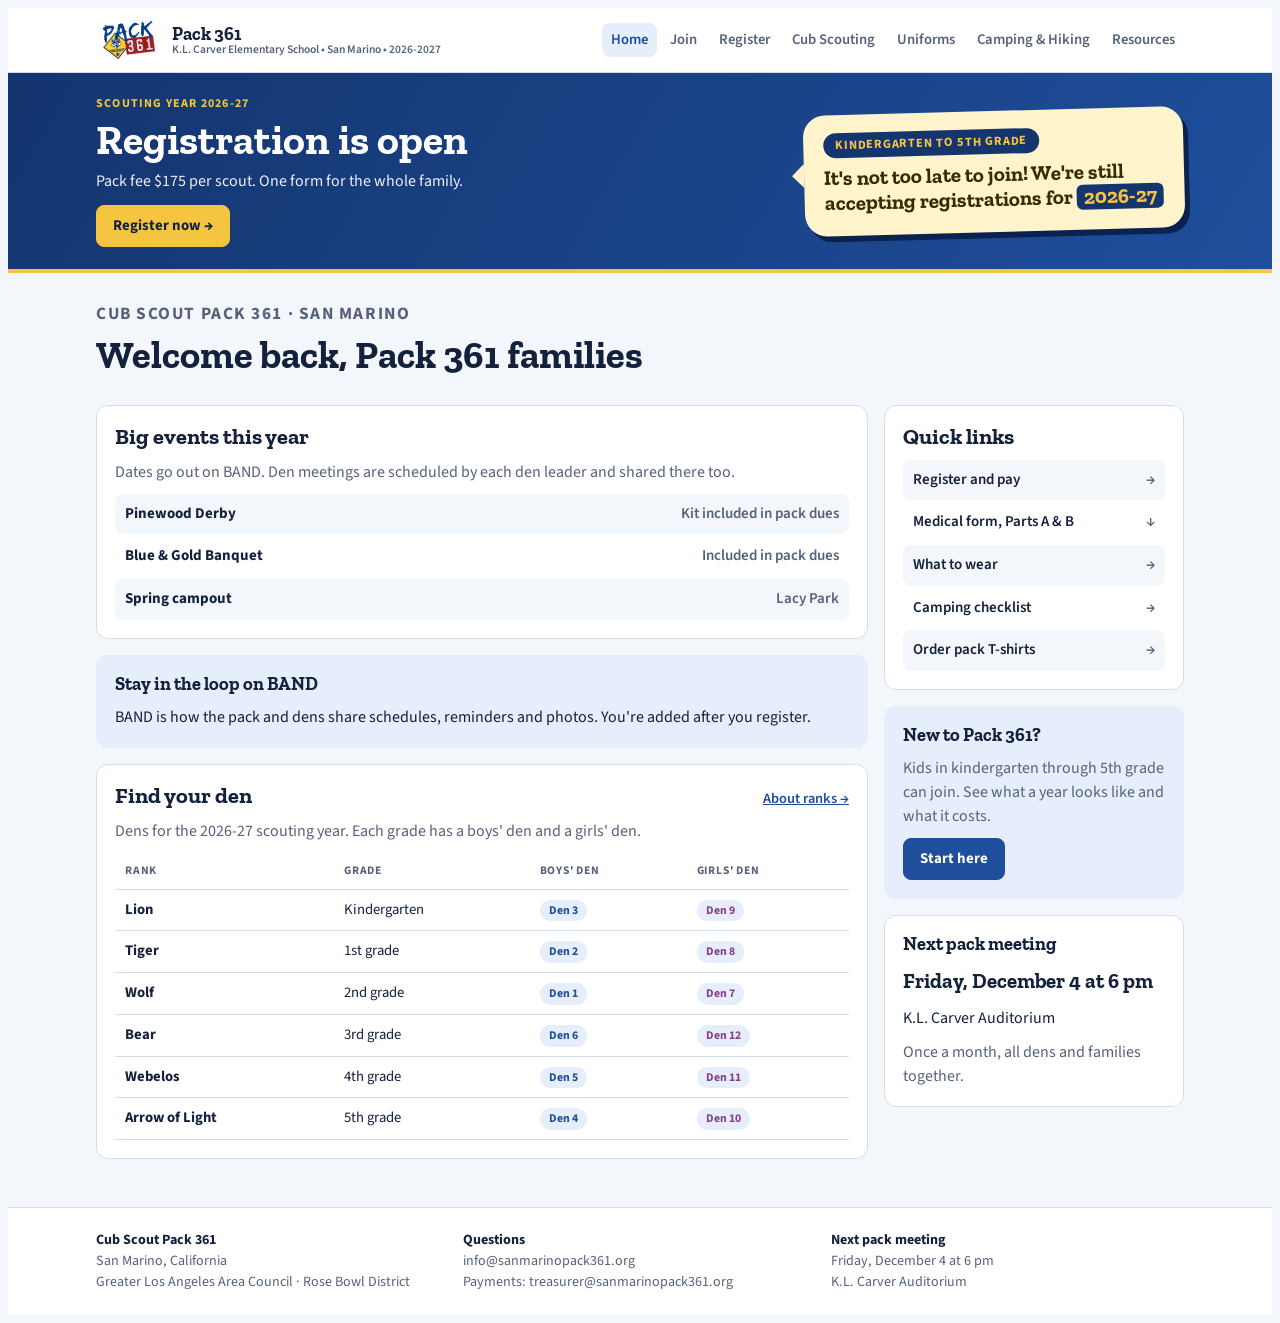
<file: index.html>
<!doctype html>
<html lang="en">
<head>
<meta charset="utf-8">
<meta name="viewport" content="width=device-width, initial-scale=1">
<title>Pack 361 · Cub Scouts in San Marino</title>
<meta name="description" content="Cub Scout Pack 361 in San Marino, California: news, dens and quick links for families.">
<link rel="icon" href="/assets/logo.png">
<link rel="preconnect" href="https://fonts.googleapis.com">
<link rel="preconnect" href="https://fonts.gstatic.com" crossorigin>
<link rel="stylesheet" href="https://fonts.googleapis.com/css2?family=Zilla+Slab:wght@600;700&family=Source+Sans+3:wght@400;600;700&display=swap">
<link rel="stylesheet" href="/assets/site.css">
</head>
<body>
<header class="nav"><div class="wrap">
  <a class="brand" href="/"><img src="/assets/logo.png" alt="Pack 361 logo" width="64" height="44"><span>Pack 361<small data-school>K.L. Carver Elementary School • San Marino • 2026-2027</small></span></a>
  <button class="menu-btn" id="menuBtn" aria-expanded="false" aria-controls="links">Menu</button>
  <nav class="links" id="links" aria-label="Site"><a href="/" aria-current="page">Home</a><a href="/join-us/">Join</a><a href="/registration/">Register</a><a href="/cub-scouting/">Cub Scouting</a><a href="/uniforms/">Uniforms</a><a href="/camping-hiking/">Camping &amp; Hiking</a><a href="/pack-resources/">Resources</a></nav>
</div></header>
<section class="announce" aria-label="Registration announcement"><div class="wrap">
  <div class="a-main"><p class="a-eyebrow">Scouting year 2026-27</p><p class="a-title">Registration is open</p><p class="a-sub">Pack fee $175 per scout. One form for the whole family.</p><a class="btn a-btn" href="/registration/">Register now →</a></div>
  <div class="bubble" role="note"><span class="b-tag">Kindergarten to 5th grade</span><p class="b-text">It's not too late to join! We're still accepting registrations for <span class="pop-date">2026-27</span></p></div>
</div></section>
<main class="wrap" id="page">
 <div class="head"><p class="eyebrow">Cub Scout Pack 361 · San Marino</p><h1>Welcome back, Pack 361 families</h1></div>
 <div class="grid side">
  <div class="grid">
   <div class="panel"><h2>Big events this year</h2><p class="muted">Dates go out on BAND. Den meetings are scheduled by each den leader and shared there too.</p>
    <div class="ql" data-events=""><a><b>Pinewood Derby</b><span>Kit included in pack dues</span></a><a><b>Blue &amp; Gold Banquet</b><span>Included in pack dues</span></a><a><b>Spring campout</b><span>Lacy Park</span></a></div></div>
   <div class="panel soft"><h3>Stay in the loop on BAND</h3><p>BAND is how the pack and dens share schedules, reminders and photos. You're added after you register.</p></div>
   <div class="panel"><div class="hrow"><h2>Find your den</h2><a href="/cub-scouting/">About ranks →</a></div><p class="muted">Dens for the <span data-s="scoutingYear">2026-27</span> scouting year. Each grade has a boys' den and a girls' den.</p><div data-dens=""><div class="tw"><table class="t"><thead><tr><th>Rank</th><th>Grade</th><th>Boys' den</th><th>Girls' den</th></tr></thead><tbody><tr><td><b>Lion</b></td><td>Kindergarten</td><td><span class="pill b">Den 3</span></td><td><span class="pill g">Den 9</span></td></tr><tr><td><b>Tiger</b></td><td>1st grade</td><td><span class="pill b">Den 2</span></td><td><span class="pill g">Den 8</span></td></tr><tr><td><b>Wolf</b></td><td>2nd grade</td><td><span class="pill b">Den 1</span></td><td><span class="pill g">Den 7</span></td></tr><tr><td><b>Bear</b></td><td>3rd grade</td><td><span class="pill b">Den 6</span></td><td><span class="pill g">Den 12</span></td></tr><tr><td><b>Webelos</b></td><td>4th grade</td><td><span class="pill b">Den 5</span></td><td><span class="pill g">Den 11</span></td></tr><tr><td><b>Arrow of Light</b></td><td>5th grade</td><td><span class="pill b">Den 4</span></td><td><span class="pill g">Den 10</span></td></tr></tbody></table></div></div></div>
  </div>
  <div class="grid">
   <div class="panel"><h2>Quick links</h2><div class="ql">
    <a href="/registration/">Register and pay <span>→</span></a>
    <a href="https://drive.google.com/uc?export=download&amp;id=1L9LT3yeK6YzK1gKvsq-umkNzHRT5fkIZ" data-href="medicalFormUrl" target="_blank" rel="noopener">Medical form, Parts A &amp; B <span>↓</span></a>
    <a href="/uniforms/">What to wear <span>→</span></a>
    <a href="/camping-hiking/">Camping checklist <span>→</span></a>
    <a href="/t-shirts/" data-href="shirtFormUrl">Order pack T-shirts <span>→</span></a></div></div>
   <div class="panel soft"><h3>New to Pack 361?</h3><p class="muted">Kids in kindergarten through 5th grade can join. See what a year looks like and what it costs.</p><a class="btn" href="/join-us/">Start here</a></div>
   <div class="panel"><h3>Next pack meeting</h3><p class="nextmtg"><span data-s="meetingWhen">Friday, December 4 at 6 pm</span></p><p><span data-s="meetingWhere">K.L. Carver Auditorium</span></p><p class="muted">Once a month, all dens and families together.</p></div>
  </div>
 </div>
</main>
<footer class="site"><div class="wrap">
  <div><b>Cub Scout Pack 361</b><br>San Marino, California<br>Greater Los Angeles Area Council · Rose Bowl District</div>
  <div><b>Questions</b><br>info@sanmarinopack361.org<br>Payments: treasurer@sanmarinopack361.org</div>
  <div><b>Next pack meeting</b><br><span data-s="meetingWhen">Friday, December 4 at 6 pm</span><br><span data-s="meetingWhere">K.L. Carver Auditorium</span></div>
</div></footer>
<script src="/assets/settings.js"></script>
<script src="/assets/site.js"></script>
</body>
</html>
</file>
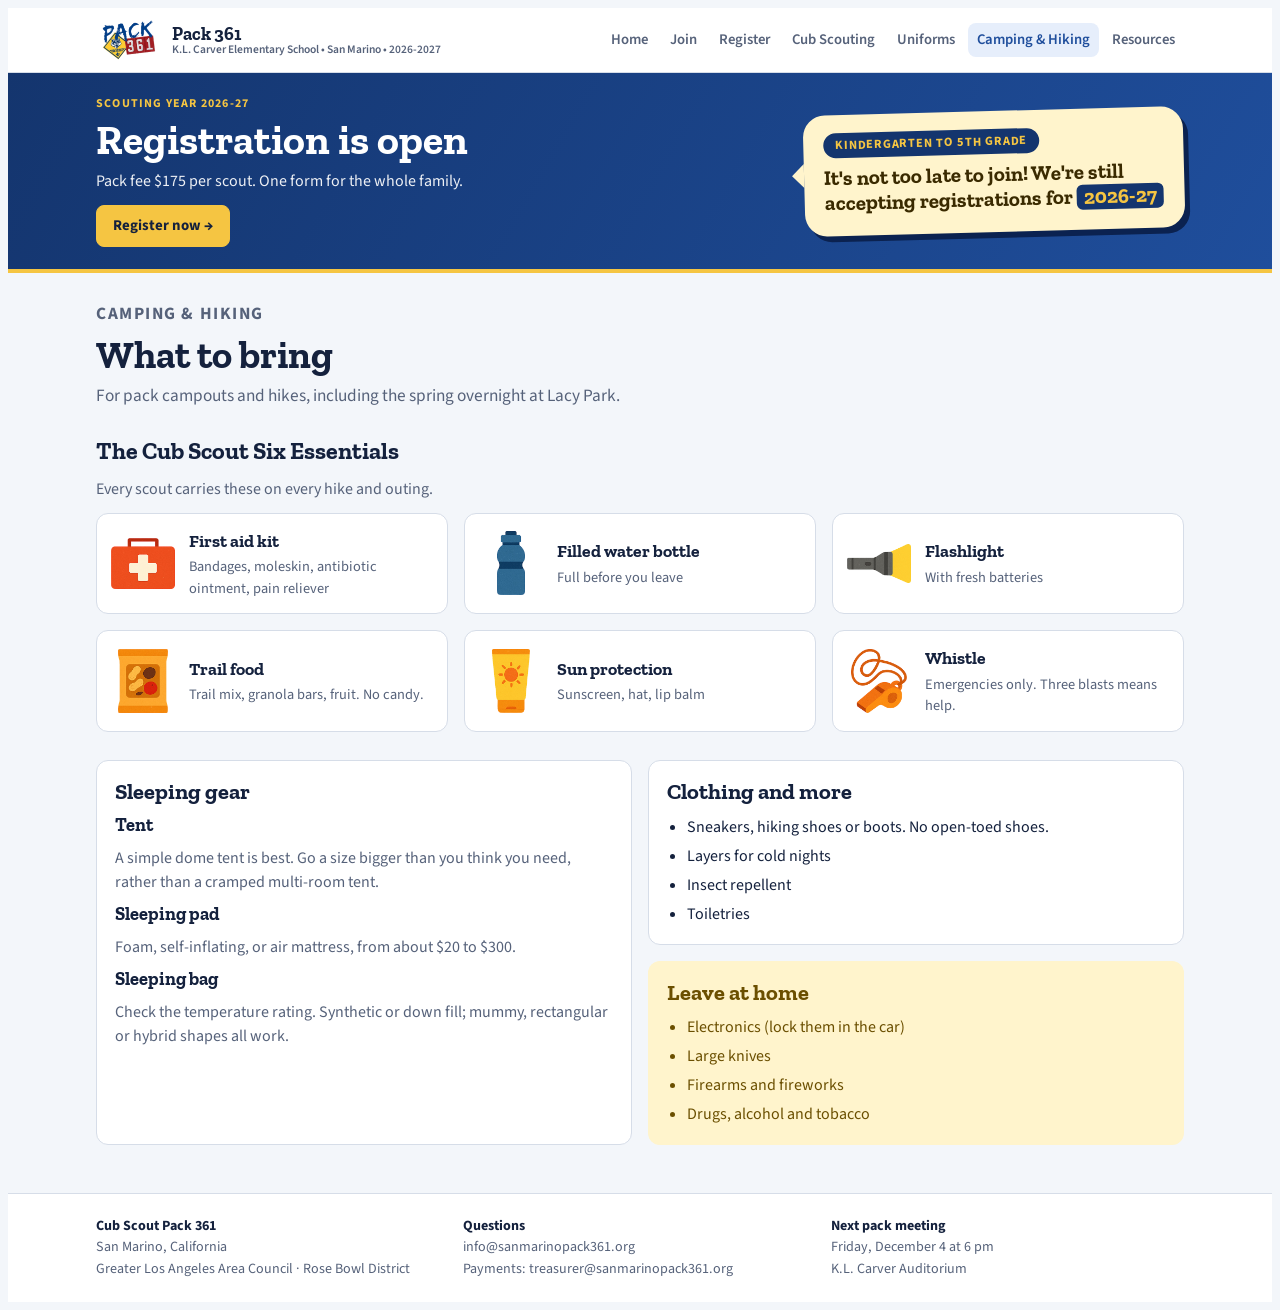
<file: camping-hiking/index.html>
<!doctype html>
<html lang="en">
<head>
<meta charset="utf-8">
<meta name="viewport" content="width=device-width, initial-scale=1">
<title>Camping & Hiking · Pack 361</title>
<meta name="description" content="What to bring on Pack 361 campouts and hikes.">
<link rel="icon" href="/assets/logo.png">
<link rel="preconnect" href="https://fonts.googleapis.com">
<link rel="preconnect" href="https://fonts.gstatic.com" crossorigin>
<link rel="stylesheet" href="https://fonts.googleapis.com/css2?family=Zilla+Slab:wght@600;700&family=Source+Sans+3:wght@400;600;700&display=swap">
<link rel="stylesheet" href="/assets/site.css">
</head>
<body>
<header class="nav"><div class="wrap">
  <a class="brand" href="/"><img src="/assets/logo.png" alt="Pack 361 logo" width="64" height="44"><span>Pack 361<small data-school>K.L. Carver Elementary School • San Marino • 2026-2027</small></span></a>
  <button class="menu-btn" id="menuBtn" aria-expanded="false" aria-controls="links">Menu</button>
  <nav class="links" id="links" aria-label="Site"><a href="/">Home</a><a href="/join-us/">Join</a><a href="/registration/">Register</a><a href="/cub-scouting/">Cub Scouting</a><a href="/uniforms/">Uniforms</a><a href="/camping-hiking/" aria-current="page">Camping &amp; Hiking</a><a href="/pack-resources/">Resources</a></nav>
</div></header>
<section class="announce" aria-label="Registration announcement"><div class="wrap">
  <div class="a-main"><p class="a-eyebrow">Scouting year 2026-27</p><p class="a-title">Registration is open</p><p class="a-sub">Pack fee $175 per scout. One form for the whole family.</p><a class="btn a-btn" href="/registration/">Register now →</a></div>
  <div class="bubble" role="note"><span class="b-tag">Kindergarten to 5th grade</span><p class="b-text">It's not too late to join! We're still accepting registrations for <span class="pop-date">2026-27</span></p></div>
</div></section>
<main class="wrap" id="page">
 <div class="head"><p class="eyebrow">Camping &amp; Hiking</p><h1>What to bring</h1><p>For pack campouts and hikes, including the spring overnight at Lacy Park.</p></div>
 
 <div class="grid" style="gap:12px"><h2>The Cub Scout Six Essentials</h2><p class="muted">Every scout carries these on every hike and outing.</p>
  <div class="grid ess-grid">
   <div class="ess"><img src="/assets/img/essentials/first-aid.png" alt="" width="64" height="64"><div><b>First aid kit</b><p>Bandages, moleskin, antibiotic ointment, pain reliever</p></div></div>
   <div class="ess"><img src="/assets/img/essentials/water.png" alt="" width="64" height="64"><div><b>Filled water bottle</b><p>Full before you leave</p></div></div>
   <div class="ess"><img src="/assets/img/essentials/flashlight.png" alt="" width="64" height="64"><div><b>Flashlight</b><p>With fresh batteries</p></div></div>
   <div class="ess"><img src="/assets/img/essentials/trail-food.png" alt="" width="64" height="64"><div><b>Trail food</b><p>Trail mix, granola bars, fruit. No candy.</p></div></div>
   <div class="ess"><img src="/assets/img/essentials/sun.png" alt="" width="64" height="64"><div><b>Sun protection</b><p>Sunscreen, hat, lip balm</p></div></div>
   <div class="ess"><img src="/assets/img/essentials/whistle.png" alt="" width="64" height="64"><div><b>Whistle</b><p>Emergencies only. Three blasts means help.</p></div></div>
  </div></div>
 <div class="grid g2">
  <div class="panel"><h2>Sleeping gear</h2>
   <h3>Tent</h3><p class="muted">A simple dome tent is best. Go a size bigger than you think you need, rather than a cramped multi-room tent.</p>
   <h3>Sleeping pad</h3><p class="muted">Foam, self-inflating, or air mattress, from about $20 to $300.</p>
   <h3>Sleeping bag</h3><p class="muted">Check the temperature rating. Synthetic or down fill; mummy, rectangular or hybrid shapes all work.</p></div>
  <div class="grid">
   <div class="panel"><h2>Clothing and more</h2><ul><li>Sneakers, hiking shoes or boots. No open-toed shoes.</li><li>Layers for cold nights</li><li>Insect repellent</li><li>Toiletries</li></ul></div>
   <div class="panel gold"><h2>Leave at home</h2><ul><li>Electronics (lock them in the car)</li><li>Large knives</li><li>Firearms and fireworks</li><li>Drugs, alcohol and tobacco</li></ul></div>
  </div>
 </div>
</main>
<footer class="site"><div class="wrap">
  <div><b>Cub Scout Pack 361</b><br>San Marino, California<br>Greater Los Angeles Area Council · Rose Bowl District</div>
  <div><b>Questions</b><br>info@sanmarinopack361.org<br>Payments: treasurer@sanmarinopack361.org</div>
  <div><b>Next pack meeting</b><br><span data-s="meetingWhen">Friday, December 4 at 6 pm</span><br><span data-s="meetingWhere">K.L. Carver Auditorium</span></div>
</div></footer>
<script src="/assets/settings.js"></script>
<script src="/assets/site.js"></script>
</body>
</html>
</file>
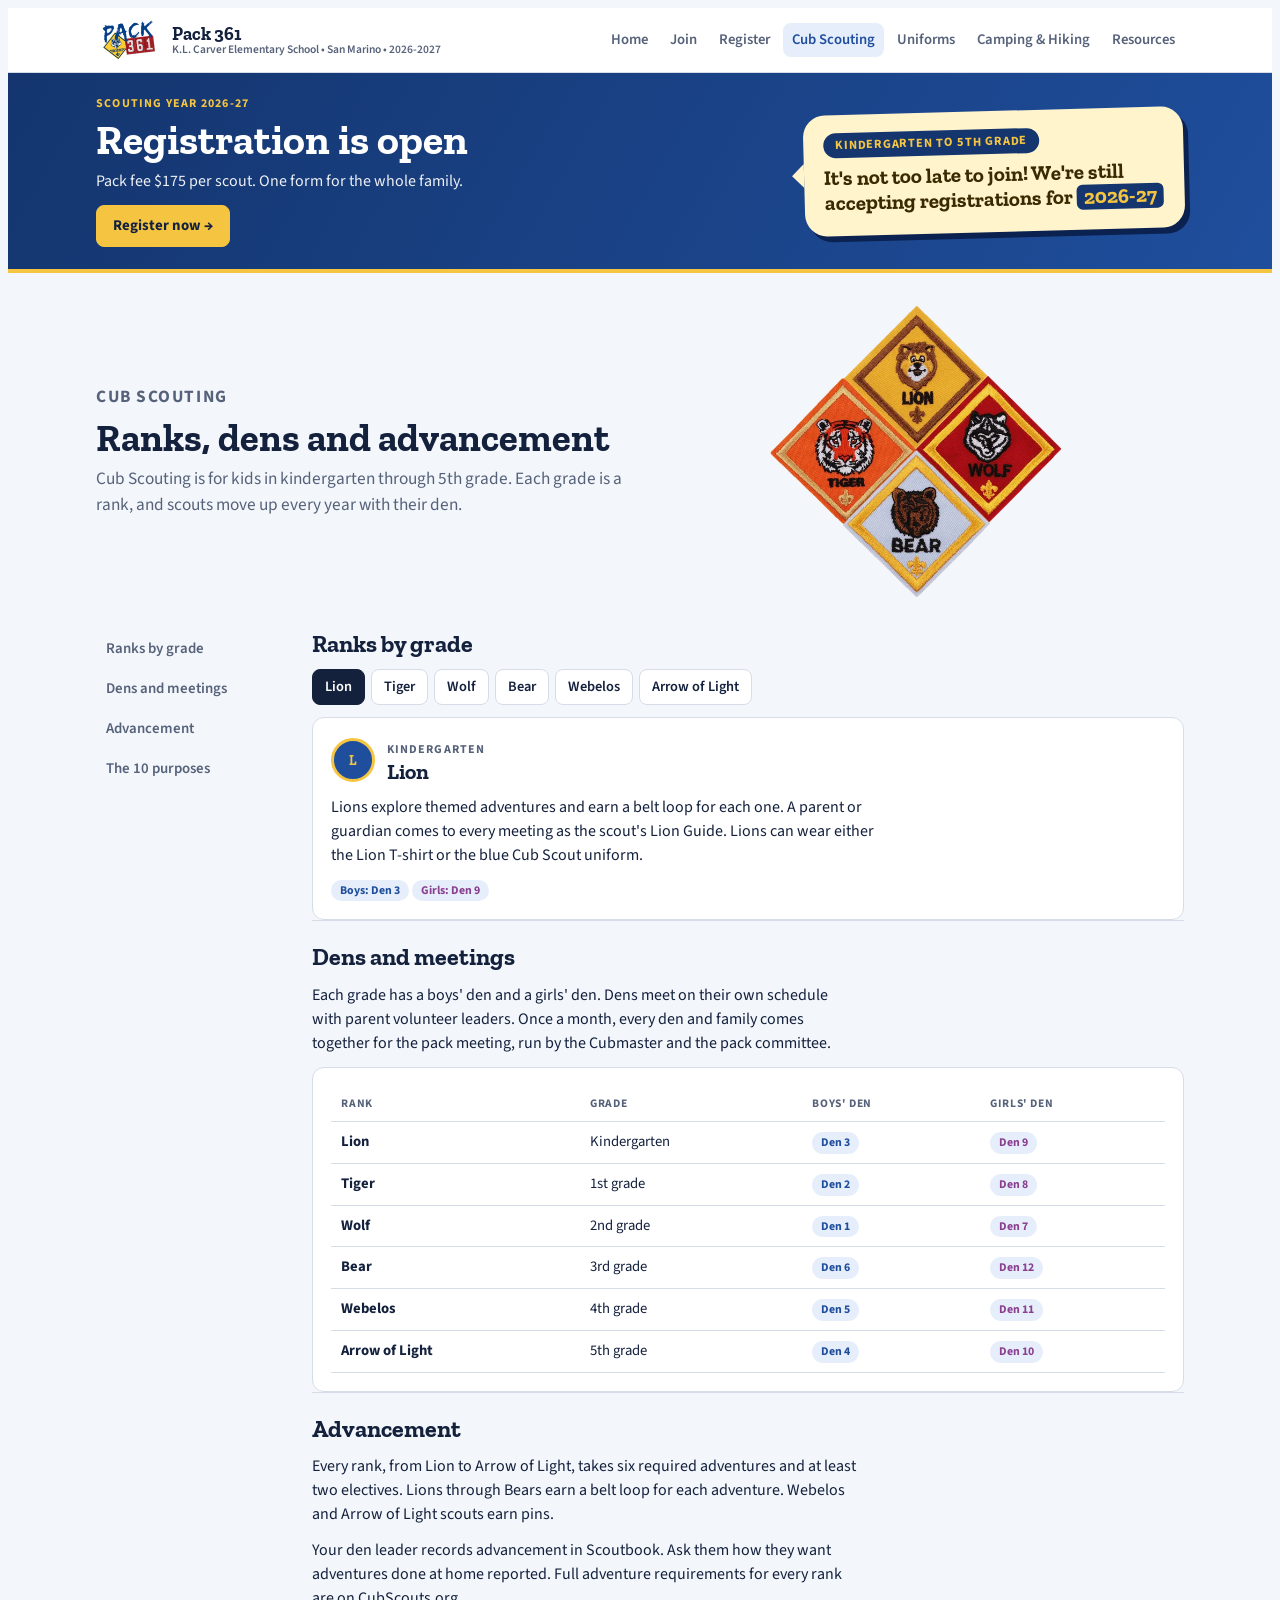
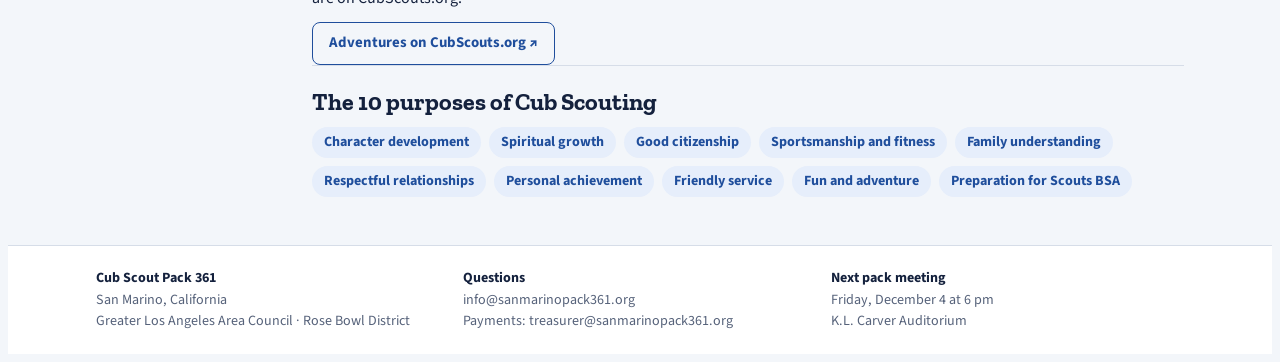
<file: cub-scouting/index.html>
<!doctype html>
<html lang="en">
<head>
<meta charset="utf-8">
<meta name="viewport" content="width=device-width, initial-scale=1">
<title>Cub Scouting · Pack 361</title>
<meta name="description" content="Cub Scout ranks, dens and advancement at Pack 361.">
<link rel="icon" href="/assets/logo.png">
<link rel="preconnect" href="https://fonts.googleapis.com">
<link rel="preconnect" href="https://fonts.gstatic.com" crossorigin>
<link rel="stylesheet" href="https://fonts.googleapis.com/css2?family=Zilla+Slab:wght@600;700&family=Source+Sans+3:wght@400;600;700&display=swap">
<link rel="stylesheet" href="/assets/site.css">
</head>
<body>
<header class="nav"><div class="wrap">
  <a class="brand" href="/"><img src="/assets/logo.png" alt="Pack 361 logo" width="64" height="44"><span>Pack 361<small data-school>K.L. Carver Elementary School • San Marino • 2026-2027</small></span></a>
  <button class="menu-btn" id="menuBtn" aria-expanded="false" aria-controls="links">Menu</button>
  <nav class="links" id="links" aria-label="Site"><a href="/">Home</a><a href="/join-us/">Join</a><a href="/registration/">Register</a><a href="/cub-scouting/" aria-current="page">Cub Scouting</a><a href="/uniforms/">Uniforms</a><a href="/camping-hiking/">Camping &amp; Hiking</a><a href="/pack-resources/">Resources</a></nav>
</div></header>
<section class="announce" aria-label="Registration announcement"><div class="wrap">
  <div class="a-main"><p class="a-eyebrow">Scouting year 2026-27</p><p class="a-title">Registration is open</p><p class="a-sub">Pack fee $175 per scout. One form for the whole family.</p><a class="btn a-btn" href="/registration/">Register now →</a></div>
  <div class="bubble" role="note"><span class="b-tag">Kindergarten to 5th grade</span><p class="b-text">It's not too late to join! We're still accepting registrations for <span class="pop-date">2026-27</span></p></div>
</div></section>
<main class="wrap" id="page">
 <div class="grid g2" style="align-items:center"><div class="head"><p class="eyebrow">Cub Scouting</p><h1>Ranks, dens and advancement</h1><p>Cub Scouting is for kids in kindergarten through 5th grade. Each grade is a rank, and scouts move up every year with their den.</p></div>
  <img src="/assets/img/rank-badges.webp" alt="Lion, Tiger, Wolf and Bear rank badges" style="display:block;width:100%;max-width:300px;height:auto;margin-inline:auto"></div>
 <div class="grid sub">
  <nav class="subnav" aria-label="On this page"><a href="#ranks">Ranks by grade</a><a href="#dens">Dens and meetings</a><a href="#adv">Advancement</a><a href="#purposes">The 10 purposes</a></nav>
  <div class="grid" style="gap:0">
   <section class="sec" id="ranks"><h2>Ranks by grade</h2><div class="chips" id="rchips"><button aria-pressed="true" data-rk="0">Lion</button><button aria-pressed="false" data-rk="1">Tiger</button><button aria-pressed="false" data-rk="2">Wolf</button><button aria-pressed="false" data-rk="3">Bear</button><button aria-pressed="false" data-rk="4">Webelos</button><button aria-pressed="false" data-rk="5">Arrow of Light</button></div><div class="panel" id="rdetail"></div></section>
   <section class="sec" id="dens"><h2>Dens and meetings</h2>
    <p>Each grade has a boys' den and a girls' den. Dens meet on their own schedule with parent volunteer leaders. Once a month, every den and family comes together for the pack meeting, run by the Cubmaster and the pack committee.</p>
    <div class="panel"><div data-dens=""><div class="tw"><table class="t"><thead><tr><th>Rank</th><th>Grade</th><th>Boys' den</th><th>Girls' den</th></tr></thead><tbody><tr><td><b>Lion</b></td><td>Kindergarten</td><td><span class="pill b">Den 3</span></td><td><span class="pill g">Den 9</span></td></tr><tr><td><b>Tiger</b></td><td>1st grade</td><td><span class="pill b">Den 2</span></td><td><span class="pill g">Den 8</span></td></tr><tr><td><b>Wolf</b></td><td>2nd grade</td><td><span class="pill b">Den 1</span></td><td><span class="pill g">Den 7</span></td></tr><tr><td><b>Bear</b></td><td>3rd grade</td><td><span class="pill b">Den 6</span></td><td><span class="pill g">Den 12</span></td></tr><tr><td><b>Webelos</b></td><td>4th grade</td><td><span class="pill b">Den 5</span></td><td><span class="pill g">Den 11</span></td></tr><tr><td><b>Arrow of Light</b></td><td>5th grade</td><td><span class="pill b">Den 4</span></td><td><span class="pill g">Den 10</span></td></tr></tbody></table></div></div></div></section>
   <section class="sec" id="adv"><h2>Advancement</h2>
    <p>Every rank, from Lion to Arrow of Light, takes six required adventures and at least two electives. Lions through Bears earn a belt loop for each adventure. Webelos and Arrow of Light scouts earn pins.</p>
    <p>Your den leader records advancement in Scoutbook. Ask them how they want adventures done at home reported. Full adventure requirements for every rank are on CubScouts.org.</p>
    <a class="btn ghost" href="https://www.cubscouts.org" target="_blank" rel="noopener">Adventures on CubScouts.org ↗</a></section>
   <section class="sec" id="purposes"><h2>The 10 purposes of Cub Scouting</h2>
    <div class="chips" style="gap:8px"><span class="pill b" style="font-size:.88rem;padding:5px 12px">Character development</span><span class="pill b" style="font-size:.88rem;padding:5px 12px">Spiritual growth</span><span class="pill b" style="font-size:.88rem;padding:5px 12px">Good citizenship</span><span class="pill b" style="font-size:.88rem;padding:5px 12px">Sportsmanship and fitness</span><span class="pill b" style="font-size:.88rem;padding:5px 12px">Family understanding</span><span class="pill b" style="font-size:.88rem;padding:5px 12px">Respectful relationships</span><span class="pill b" style="font-size:.88rem;padding:5px 12px">Personal achievement</span><span class="pill b" style="font-size:.88rem;padding:5px 12px">Friendly service</span><span class="pill b" style="font-size:.88rem;padding:5px 12px">Fun and adventure</span><span class="pill b" style="font-size:.88rem;padding:5px 12px">Preparation for Scouts BSA</span></div></section>
  </div>
 </div>
</main>
<footer class="site"><div class="wrap">
  <div><b>Cub Scout Pack 361</b><br>San Marino, California<br>Greater Los Angeles Area Council · Rose Bowl District</div>
  <div><b>Questions</b><br>info@sanmarinopack361.org<br>Payments: treasurer@sanmarinopack361.org</div>
  <div><b>Next pack meeting</b><br><span data-s="meetingWhen">Friday, December 4 at 6 pm</span><br><span data-s="meetingWhere">K.L. Carver Auditorium</span></div>
</div></footer>
<script src="/assets/settings.js"></script>
<script src="/assets/site.js"></script>
</body>
</html>
</file>
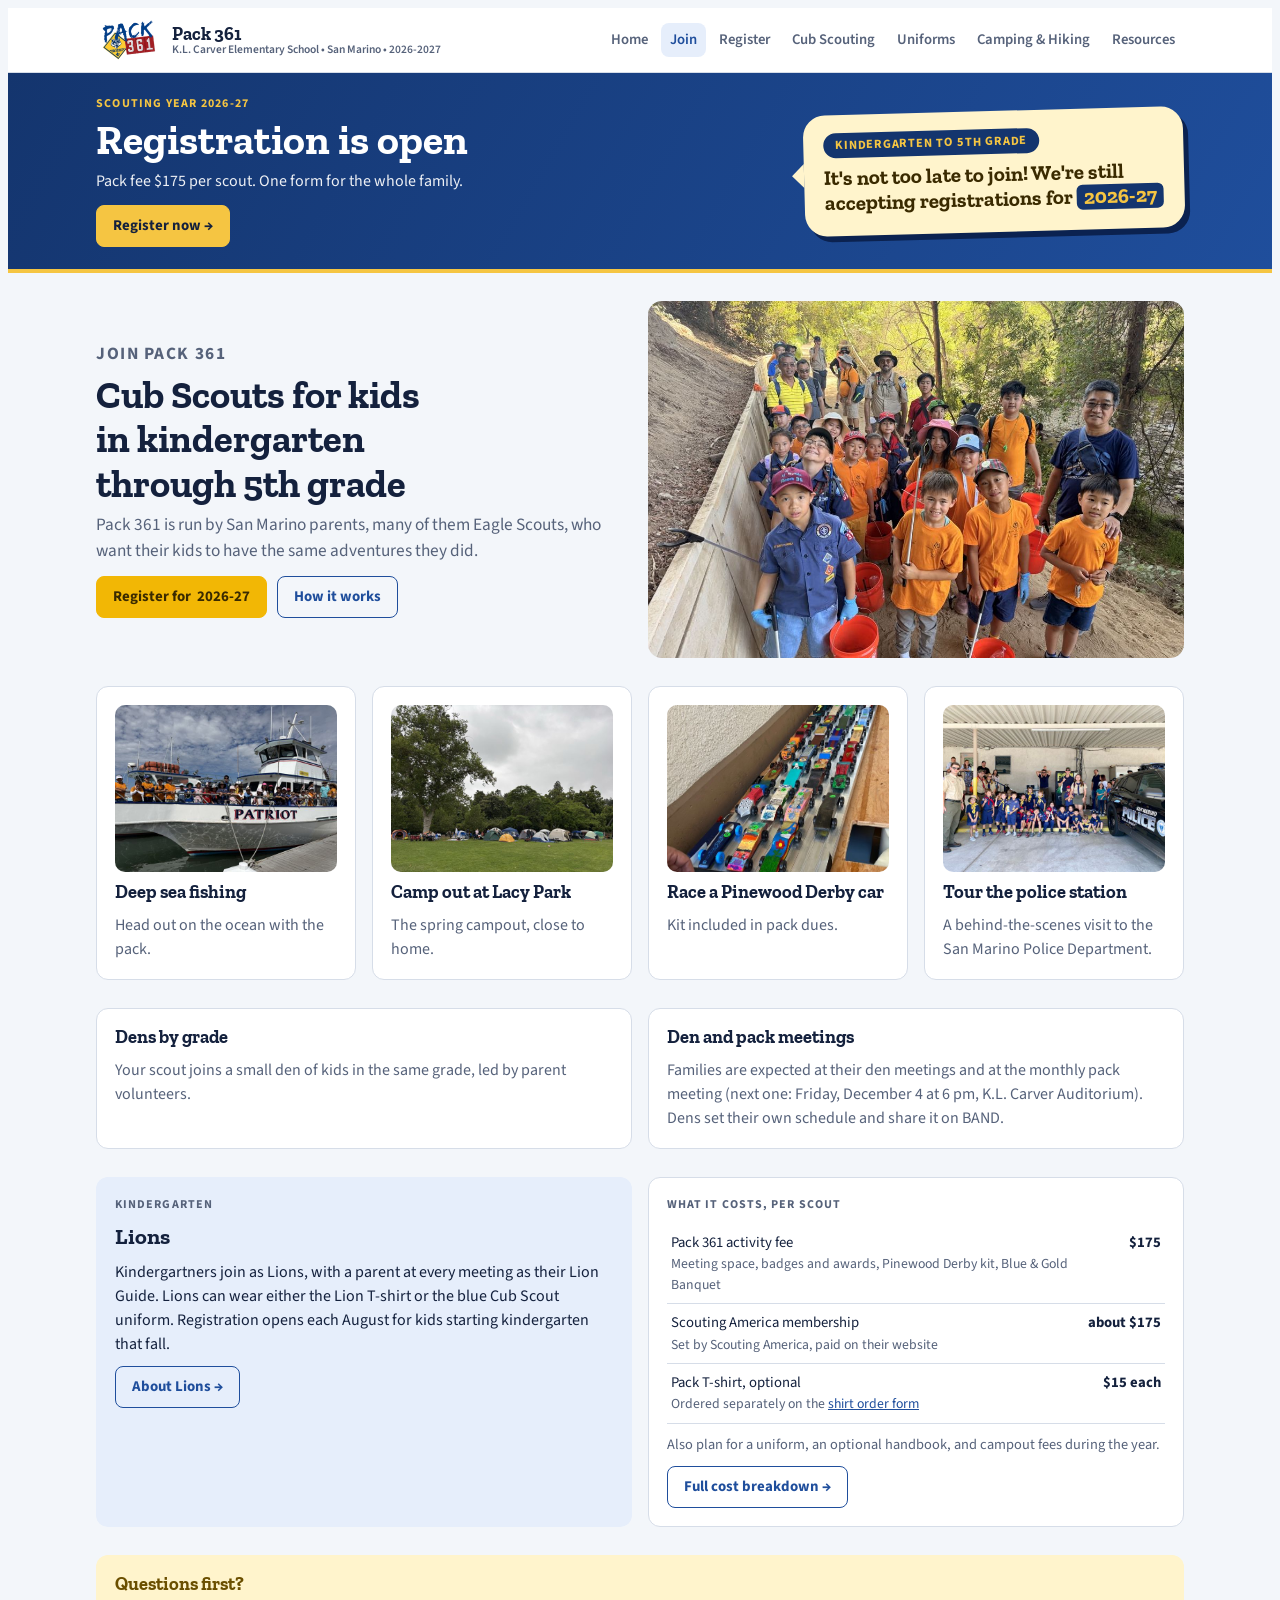
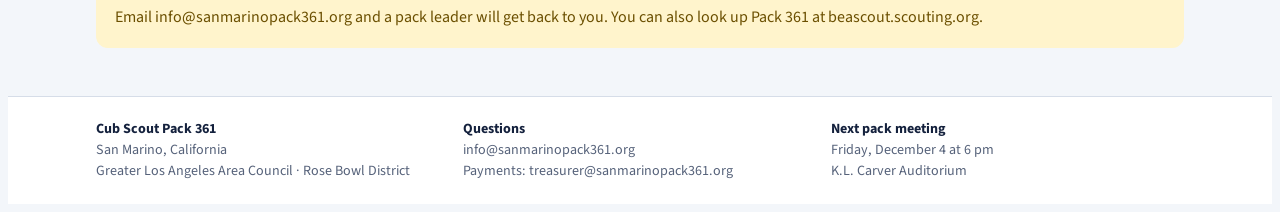
<file: join-us/index.html>
<!doctype html>
<html lang="en">
<head>
<meta charset="utf-8">
<meta name="viewport" content="width=device-width, initial-scale=1">
<title>Join · Pack 361</title>
<meta name="description" content="Join Cub Scout Pack 361 in San Marino. Cub Scouts for kids in kindergarten through 5th grade.">
<link rel="icon" href="/assets/logo.png">
<link rel="preconnect" href="https://fonts.googleapis.com">
<link rel="preconnect" href="https://fonts.gstatic.com" crossorigin>
<link rel="stylesheet" href="https://fonts.googleapis.com/css2?family=Zilla+Slab:wght@600;700&family=Source+Sans+3:wght@400;600;700&display=swap">
<link rel="stylesheet" href="/assets/site.css">
</head>
<body>
<header class="nav"><div class="wrap">
  <a class="brand" href="/"><img src="/assets/logo.png" alt="Pack 361 logo" width="64" height="44"><span>Pack 361<small data-school>K.L. Carver Elementary School • San Marino • 2026-2027</small></span></a>
  <button class="menu-btn" id="menuBtn" aria-expanded="false" aria-controls="links">Menu</button>
  <nav class="links" id="links" aria-label="Site"><a href="/">Home</a><a href="/join-us/" aria-current="page">Join</a><a href="/registration/">Register</a><a href="/cub-scouting/">Cub Scouting</a><a href="/uniforms/">Uniforms</a><a href="/camping-hiking/">Camping &amp; Hiking</a><a href="/pack-resources/">Resources</a></nav>
</div></header>
<section class="announce" aria-label="Registration announcement"><div class="wrap">
  <div class="a-main"><p class="a-eyebrow">Scouting year 2026-27</p><p class="a-title">Registration is open</p><p class="a-sub">Pack fee $175 per scout. One form for the whole family.</p><a class="btn a-btn" href="/registration/">Register now →</a></div>
  <div class="bubble" role="note"><span class="b-tag">Kindergarten to 5th grade</span><p class="b-text">It's not too late to join! We're still accepting registrations for <span class="pop-date">2026-27</span></p></div>
</div></section>
<main class="wrap" id="page">
 <div class="grid g2" style="align-items:center">
  <div class="head"><p class="eyebrow">Join Pack 361</p><h1>Cub Scouts for kids in kindergarten through 5th grade</h1><p>Pack 361 is run by San Marino parents, many of them Eagle Scouts, who want their kids to have the same adventures they did.</p><div class="btns" style="margin-top:6px"><a class="btn gold" href="/registration/">Register for <span data-s="scoutingYear">2026-27</span></a><a class="btn ghost" href="/cub-scouting/">How it works</a></div></div>
  <img class="pic hero-pic" src="/assets/img/join-hero.jpg" alt="Pack 361 scouts and parents on a trail cleanup with buckets and grabbers">
 </div>
 <div class="grid g4">
  <div class="panel"><img class="pic" src="/assets/img/deep-sea-fishing.jpg" alt="The pack boarding a deep sea fishing boat"><h3>Deep sea fishing</h3><p class="muted">Head out on the ocean with the pack.</p></div>
  <div class="panel"><img class="pic" src="/assets/img/lacy-park.jpg" alt="Tents on the lawn at the Lacy Park campout"><h3>Camp out at Lacy Park</h3><p class="muted">The spring campout, close to home.</p></div>
  <div class="panel"><img class="pic" src="/assets/img/pinewood-derby.jpg" alt="Pinewood Derby cars lined up on the track"><h3>Race a Pinewood Derby car</h3><p class="muted">Kit included in pack dues.</p></div>
  <div class="panel"><img class="pic" src="/assets/img/police-station.jpg" alt="Cub Scouts at the San Marino Police Department"><h3>Tour the police station</h3><p class="muted">A behind-the-scenes visit to the San Marino Police Department.</p></div>
 </div>
 <div class="grid g2">
  <div class="panel"><h3>Dens by grade</h3><p class="muted">Your scout joins a small den of kids in the same grade, led by parent volunteers.</p></div>
  <div class="panel"><h3>Den and pack meetings</h3><p class="muted">Families are expected at their den meetings and at the monthly pack meeting (next one: <span data-s="meetingWhen">Friday, December 4 at 6 pm</span>, <span data-s="meetingWhere">K.L. Carver Auditorium</span>). Dens set their own schedule and share it on BAND.</p></div>
 </div>
 <div class="grid g2">
  <div class="panel soft"><p class="eyebrow">Kindergarten</p><h2>Lions</h2><p>Kindergartners join as Lions, with a parent at every meeting as their Lion Guide. Lions can wear either the Lion T-shirt or the blue Cub Scout uniform. Registration opens each August for kids starting kindergarten that fall.</p><a class="btn ghost" href="/cub-scouting/">About Lions →</a></div>
  <div class="panel"><p class="eyebrow">What it costs, per scout</p>
  <div class="tw"><table class="t cost"><tbody>
   <tr><td>Pack 361 activity fee<span class="desc">Meeting space, badges and awards, Pinewood Derby kit, Blue &amp; Gold Banquet</span></td><td class="amt">$175</td></tr>
   <tr><td>Scouting America membership<span class="desc">Set by Scouting America, paid on their website</span></td><td class="amt">about $175</td></tr>
   <tr><td>Pack T-shirt, optional<span class="desc">Ordered separately on the <a href="/t-shirts/" data-href="shirtFormUrl">shirt order form</a></span></td><td class="amt">$15 each</td></tr>
  </tbody></table></div>
  <p class="muted" style="font-size:.9rem">Also plan for a uniform, an optional handbook, and campout fees during the year.</p><a class="btn ghost" href="/registration/">Full cost breakdown →</a></div>
 </div>
 <div class="panel gold"><h3>Questions first?</h3><p>Email info@sanmarinopack361.org and a pack leader will get back to you. You can also look up Pack 361 at beascout.scouting.org.</p></div>
</main>
<footer class="site"><div class="wrap">
  <div><b>Cub Scout Pack 361</b><br>San Marino, California<br>Greater Los Angeles Area Council · Rose Bowl District</div>
  <div><b>Questions</b><br>info@sanmarinopack361.org<br>Payments: treasurer@sanmarinopack361.org</div>
  <div><b>Next pack meeting</b><br><span data-s="meetingWhen">Friday, December 4 at 6 pm</span><br><span data-s="meetingWhere">K.L. Carver Auditorium</span></div>
</div></footer>
<script src="/assets/settings.js"></script>
<script src="/assets/site.js"></script>
</body>
</html>
</file>
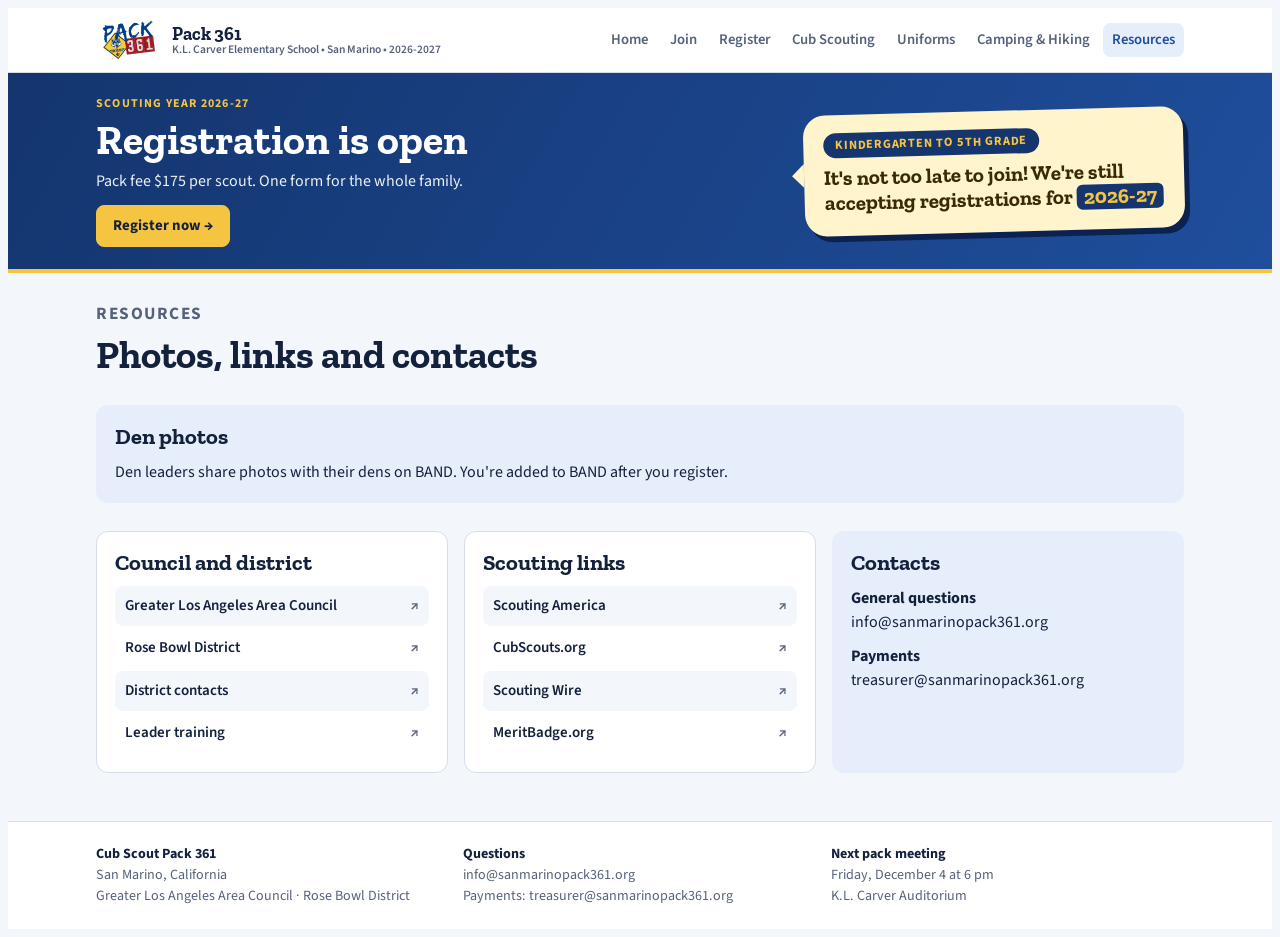
<file: pack-resources/index.html>
<!doctype html>
<html lang="en">
<head>
<meta charset="utf-8">
<meta name="viewport" content="width=device-width, initial-scale=1">
<title>Resources · Pack 361</title>
<meta name="description" content="Pack 361 links, council and district resources, and contacts.">
<link rel="icon" href="/assets/logo.png">
<link rel="preconnect" href="https://fonts.googleapis.com">
<link rel="preconnect" href="https://fonts.gstatic.com" crossorigin>
<link rel="stylesheet" href="https://fonts.googleapis.com/css2?family=Zilla+Slab:wght@600;700&family=Source+Sans+3:wght@400;600;700&display=swap">
<link rel="stylesheet" href="/assets/site.css">
</head>
<body>
<header class="nav"><div class="wrap">
  <a class="brand" href="/"><img src="/assets/logo.png" alt="Pack 361 logo" width="64" height="44"><span>Pack 361<small data-school>K.L. Carver Elementary School • San Marino • 2026-2027</small></span></a>
  <button class="menu-btn" id="menuBtn" aria-expanded="false" aria-controls="links">Menu</button>
  <nav class="links" id="links" aria-label="Site"><a href="/">Home</a><a href="/join-us/">Join</a><a href="/registration/">Register</a><a href="/cub-scouting/">Cub Scouting</a><a href="/uniforms/">Uniforms</a><a href="/camping-hiking/">Camping &amp; Hiking</a><a href="/pack-resources/" aria-current="page">Resources</a></nav>
</div></header>
<section class="announce" aria-label="Registration announcement"><div class="wrap">
  <div class="a-main"><p class="a-eyebrow">Scouting year 2026-27</p><p class="a-title">Registration is open</p><p class="a-sub">Pack fee $175 per scout. One form for the whole family.</p><a class="btn a-btn" href="/registration/">Register now →</a></div>
  <div class="bubble" role="note"><span class="b-tag">Kindergarten to 5th grade</span><p class="b-text">It's not too late to join! We're still accepting registrations for <span class="pop-date">2026-27</span></p></div>
</div></section>
<main class="wrap" id="page">
 <div class="head"><p class="eyebrow">Resources</p><h1>Photos, links and contacts</h1></div>
 <div class="panel soft"><h2>Den photos</h2><p>Den leaders share photos with their dens on BAND. You're added to BAND after you register.</p></div>
 <div class="grid g3">
  <div class="panel"><h2>Council and district</h2><div class="ql">
   <a href="https://greaterlascouting.org/" target="_blank" rel="noopener">Greater Los Angeles Area Council <span>↗</span></a>
   <a href="https://greaterlascouting.org/rose-bowl-district/" target="_blank" rel="noopener">Rose Bowl District <span>↗</span></a>
   <a href="https://greaterlascouting.org/rose-bowl-district-contact/" target="_blank" rel="noopener">District contacts <span>↗</span></a>
   <a href="https://greaterlascouting.org/training/" target="_blank" rel="noopener">Leader training <span>↗</span></a></div></div>
  <div class="panel"><h2>Scouting links</h2><div class="ql">
   <a href="https://www.scouting.org" target="_blank" rel="noopener">Scouting America <span>↗</span></a>
   <a href="https://www.cubscouts.org" target="_blank" rel="noopener">CubScouts.org <span>↗</span></a>
   <a href="https://www.scoutingwire.org" target="_blank" rel="noopener">Scouting Wire <span>↗</span></a>
   <a href="https://www.meritbadge.org" target="_blank" rel="noopener">MeritBadge.org <span>↗</span></a></div></div>
  <div class="panel soft"><h2>Contacts</h2><p><b>General questions</b><br>info@sanmarinopack361.org</p><p><b>Payments</b><br>treasurer@sanmarinopack361.org</p><p data-show-if="cubmaster"><b>Cubmaster</b><br><span data-s="cubmaster"></span></p></div>
 </div>
</main>
<footer class="site"><div class="wrap">
  <div><b>Cub Scout Pack 361</b><br>San Marino, California<br>Greater Los Angeles Area Council · Rose Bowl District</div>
  <div><b>Questions</b><br>info@sanmarinopack361.org<br>Payments: treasurer@sanmarinopack361.org</div>
  <div><b>Next pack meeting</b><br><span data-s="meetingWhen">Friday, December 4 at 6 pm</span><br><span data-s="meetingWhere">K.L. Carver Auditorium</span></div>
</div></footer>
<script src="/assets/settings.js"></script>
<script src="/assets/site.js"></script>
</body>
</html>
</file>
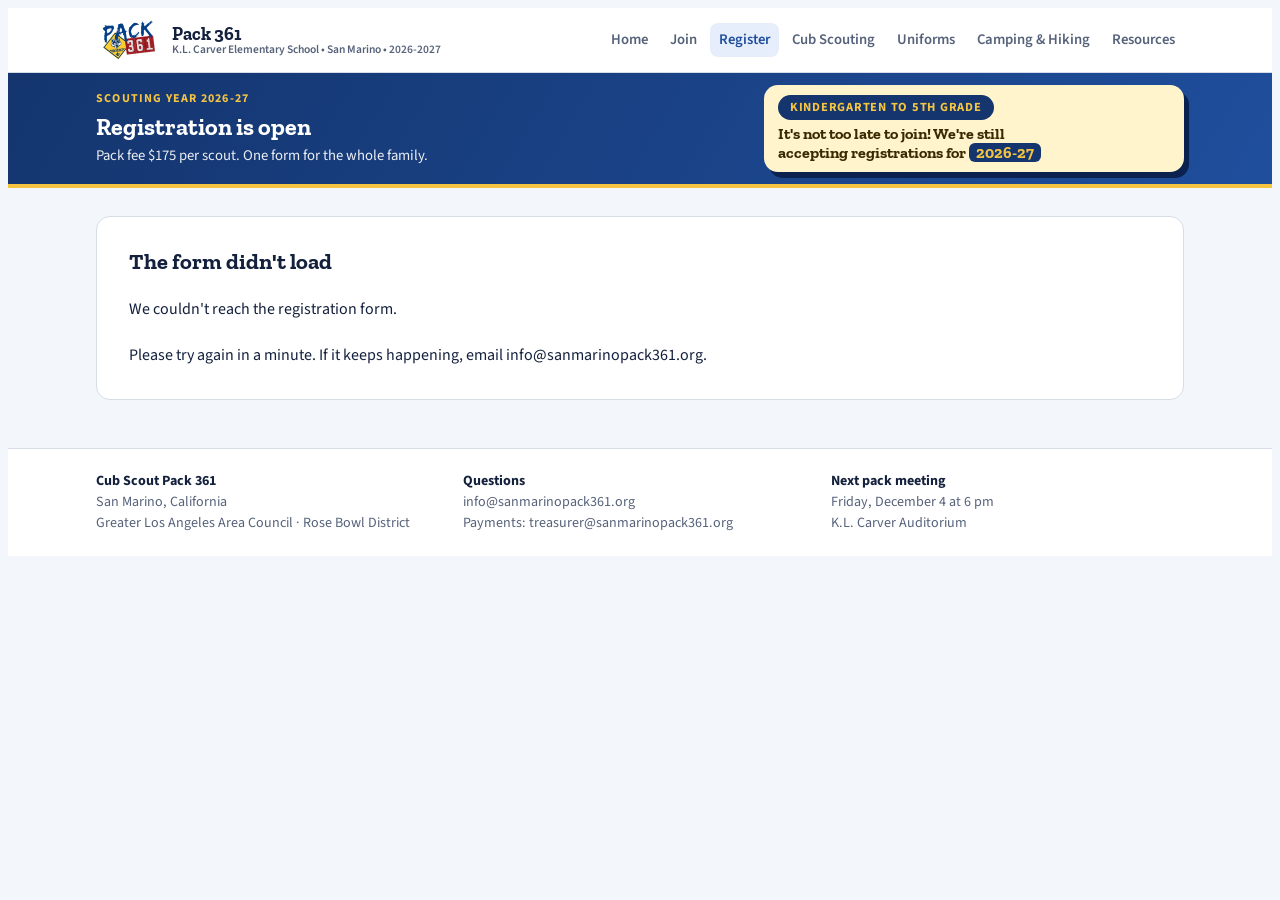
<file: registration/index.html>
<!doctype html>
<html lang="en">
<head>
<meta charset="utf-8">
<meta name="viewport" content="width=device-width, initial-scale=1">
<title>Register · Pack 361</title>
<meta name="description" content="Register your scouts for Cub Scout Pack 361.">
<link rel="icon" href="/assets/logo.png">
<link rel="preconnect" href="https://fonts.googleapis.com">
<link rel="preconnect" href="https://fonts.gstatic.com" crossorigin>
<link rel="stylesheet" href="https://fonts.googleapis.com/css2?family=Zilla+Slab:wght@600;700&family=Source+Sans+3:wght@400;600;700&family=JetBrains+Mono:wght@500&display=swap">
<link rel="stylesheet" href="/assets/forms.css">
<link rel="stylesheet" href="/assets/site.css">
</head>
<body>
<header class="nav"><div class="wrap">
  <a class="brand" href="/"><img src="/assets/logo.png" alt="Pack 361 logo" width="64" height="44"><span>Pack 361<small data-school>K.L. Carver Elementary School • San Marino • 2026-2027</small></span></a>
  <button class="menu-btn" id="menuBtn" aria-expanded="false" aria-controls="links">Menu</button>
  <nav class="links" id="links" aria-label="Site"><a href="/">Home</a><a href="/join-us/">Join</a><a href="/registration/" aria-current="page">Register</a><a href="/cub-scouting/">Cub Scouting</a><a href="/uniforms/">Uniforms</a><a href="/camping-hiking/">Camping &amp; Hiking</a><a href="/pack-resources/">Resources</a></nav>
</div></header>
<section class="announce compact" aria-label="Registration announcement"><div class="wrap">
  <div class="a-main"><p class="a-eyebrow">Scouting year 2026-27</p><p class="a-title">Registration is open</p><p class="a-sub">Pack fee $175 per scout. One form for the whole family.</p><a class="btn a-btn" href="/registration/">Register now →</a></div>
  <div class="bubble" role="note"><span class="b-tag">Kindergarten to 5th grade</span><p class="b-text">It's not too late to join! We're still accepting registrations for <span class="pop-date">2026-27</span></p></div>
</div></section>
<main class="wrap" id="page">
 <div id="reg" class="appform"><div id="app"><div class="loading">Loading the registration form…</div></div></div>
 <noscript><div class="panel gold"><h3>Please turn on JavaScript</h3><p>The registration form needs JavaScript. Or email info@sanmarinopack361.org and we'll help.</p></div></noscript>
</main>
<footer class="site"><div class="wrap">
  <div><b>Cub Scout Pack 361</b><br>San Marino, California<br>Greater Los Angeles Area Council · Rose Bowl District</div>
  <div><b>Questions</b><br>info@sanmarinopack361.org<br>Payments: treasurer@sanmarinopack361.org</div>
  <div><b>Next pack meeting</b><br><span data-s="meetingWhen">Friday, December 4 at 6 pm</span><br><span data-s="meetingWhere">K.L. Carver Auditorium</span></div>
</div></footer>
<script src="/assets/settings.js"></script>
<script src="/assets/site.js"></script>
<script src="/assets/register.js"></script>
</body>
</html>
</file>
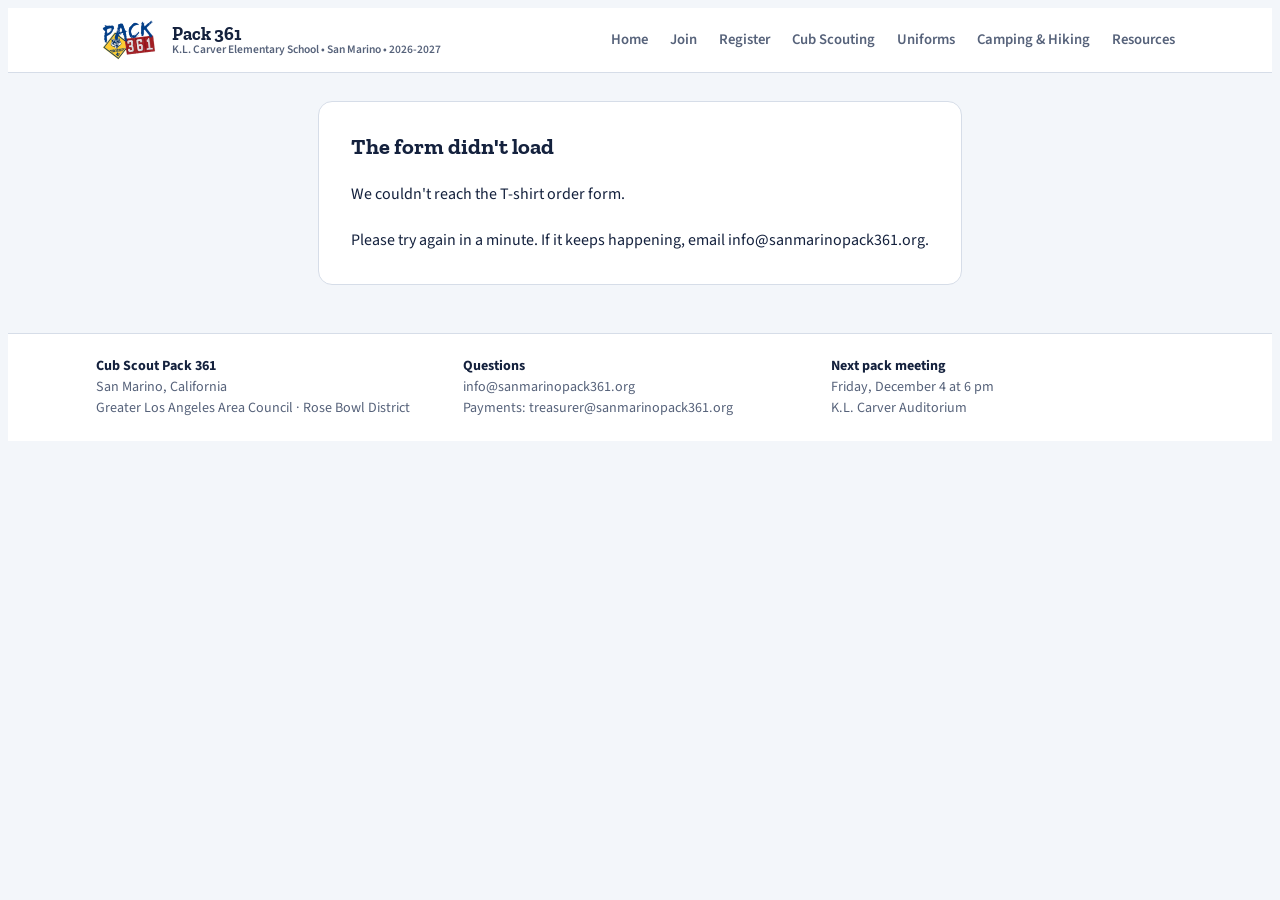
<file: t-shirts/index.html>
<!doctype html>
<html lang="en">
<head>
<meta charset="utf-8">
<meta name="viewport" content="width=device-width, initial-scale=1">
<title>T-shirts · Pack 361</title>
<meta name="description" content="Order Cub Scout Pack 361 T-shirts.">
<link rel="icon" href="/assets/logo.png">
<link rel="preconnect" href="https://fonts.googleapis.com">
<link rel="preconnect" href="https://fonts.gstatic.com" crossorigin>
<link rel="stylesheet" href="https://fonts.googleapis.com/css2?family=Zilla+Slab:wght@600;700&family=Source+Sans+3:wght@400;600;700&family=JetBrains+Mono:wght@500&display=swap">
<link rel="stylesheet" href="/assets/forms.css">
<link rel="stylesheet" href="/assets/site.css">
</head>
<body>
<header class="nav"><div class="wrap">
  <a class="brand" href="/"><img src="/assets/logo.png" alt="Pack 361 logo" width="64" height="44"><span>Pack 361<small data-school>K.L. Carver Elementary School • San Marino • 2026-2027</small></span></a>
  <button class="menu-btn" id="menuBtn" aria-expanded="false" aria-controls="links">Menu</button>
  <nav class="links" id="links" aria-label="Site"><a href="/">Home</a><a href="/join-us/">Join</a><a href="/registration/">Register</a><a href="/cub-scouting/">Cub Scouting</a><a href="/uniforms/">Uniforms</a><a href="/camping-hiking/">Camping &amp; Hiking</a><a href="/pack-resources/">Resources</a></nav>
</div></header>
<main class="wrap" id="page">
 <div id="shirts" class="appform narrow"><div id="app"><div class="loading">Loading the T-shirt order form…</div></div></div>
 <noscript><div class="panel gold"><h3>Please turn on JavaScript</h3><p>The order form needs JavaScript. Or email info@sanmarinopack361.org.</p></div></noscript>
</main>
<footer class="site"><div class="wrap">
  <div><b>Cub Scout Pack 361</b><br>San Marino, California<br>Greater Los Angeles Area Council · Rose Bowl District</div>
  <div><b>Questions</b><br>info@sanmarinopack361.org<br>Payments: treasurer@sanmarinopack361.org</div>
  <div><b>Next pack meeting</b><br><span data-s="meetingWhen">Friday, December 4 at 6 pm</span><br><span data-s="meetingWhere">K.L. Carver Auditorium</span></div>
</div></footer>
<script src="/assets/settings.js"></script>
<script src="/assets/site.js"></script>
<script src="/assets/shirts.js"></script>
</body>
</html>
</file>
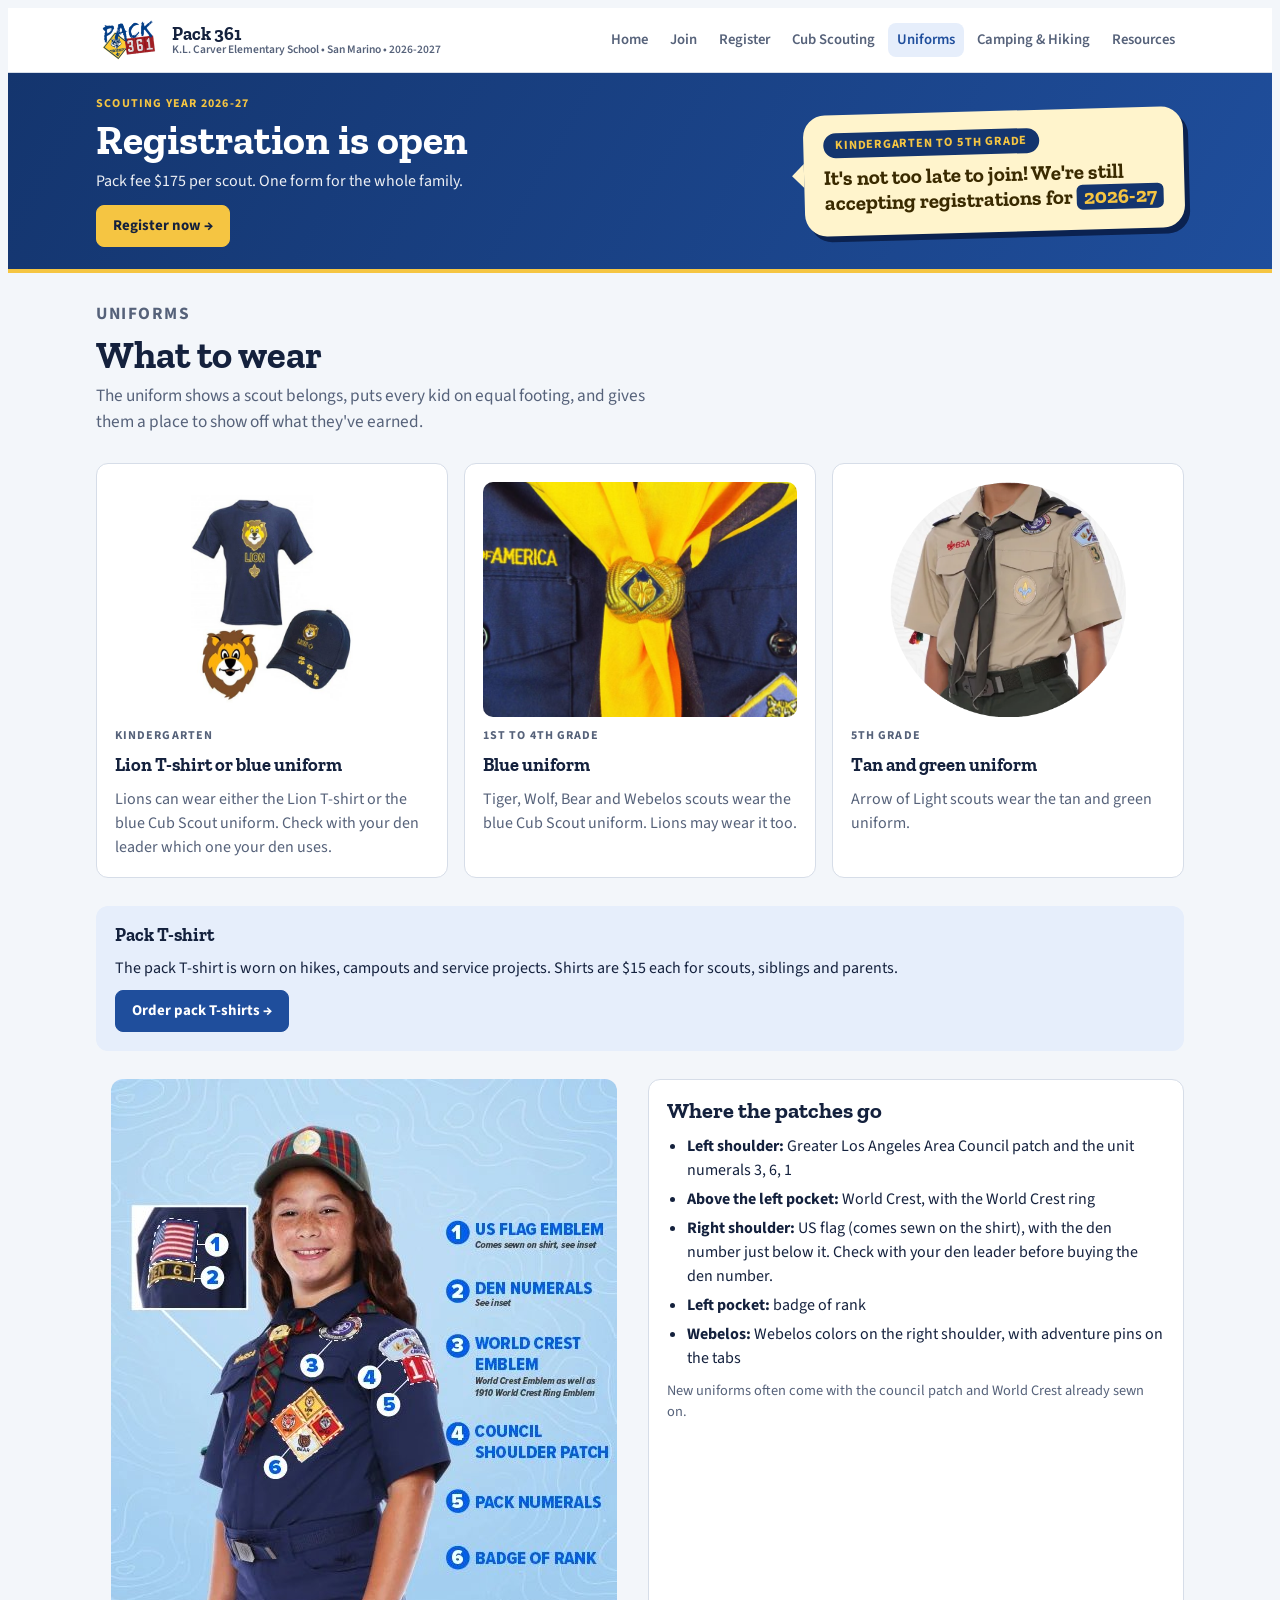
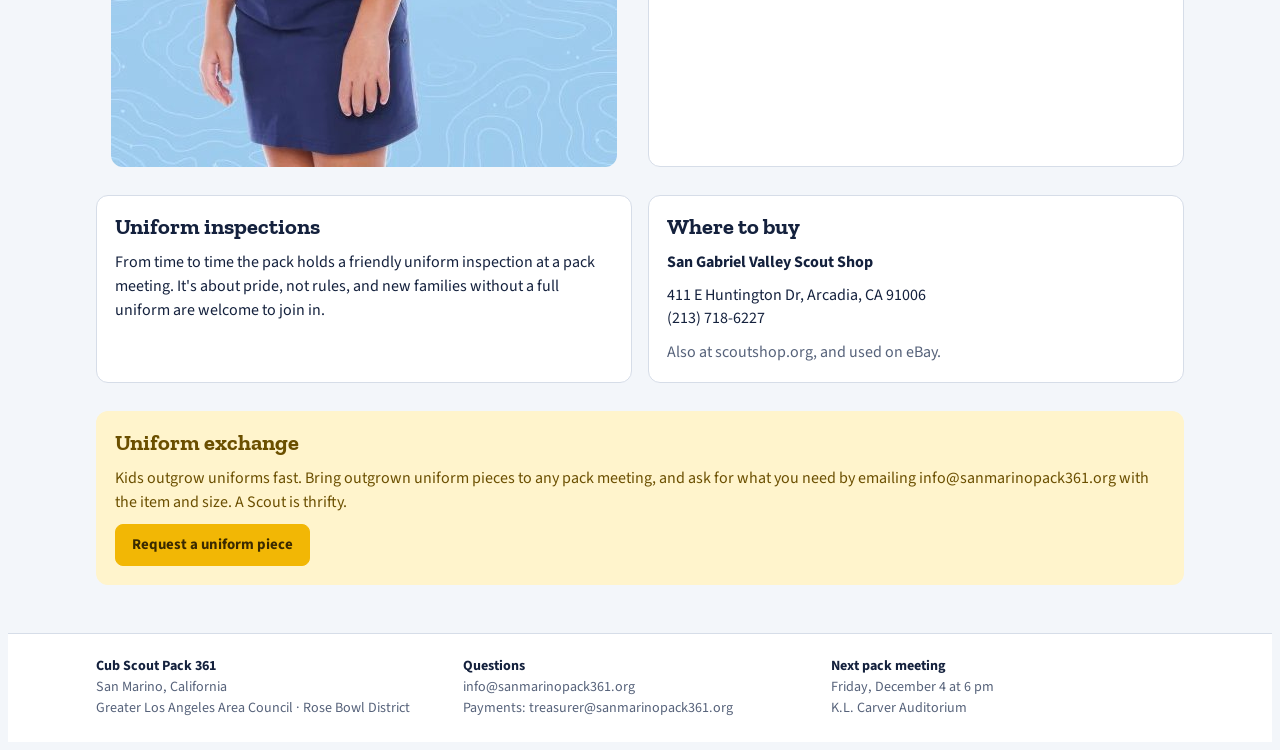
<file: uniforms/index.html>
<!doctype html>
<html lang="en">
<head>
<meta charset="utf-8">
<meta name="viewport" content="width=device-width, initial-scale=1">
<title>Uniforms · Pack 361</title>
<meta name="description" content="What Pack 361 Cub Scouts wear and where the patches go.">
<link rel="icon" href="/assets/logo.png">
<link rel="preconnect" href="https://fonts.googleapis.com">
<link rel="preconnect" href="https://fonts.gstatic.com" crossorigin>
<link rel="stylesheet" href="https://fonts.googleapis.com/css2?family=Zilla+Slab:wght@600;700&family=Source+Sans+3:wght@400;600;700&display=swap">
<link rel="stylesheet" href="/assets/site.css">
</head>
<body>
<header class="nav"><div class="wrap">
  <a class="brand" href="/"><img src="/assets/logo.png" alt="Pack 361 logo" width="64" height="44"><span>Pack 361<small data-school>K.L. Carver Elementary School • San Marino • 2026-2027</small></span></a>
  <button class="menu-btn" id="menuBtn" aria-expanded="false" aria-controls="links">Menu</button>
  <nav class="links" id="links" aria-label="Site"><a href="/">Home</a><a href="/join-us/">Join</a><a href="/registration/">Register</a><a href="/cub-scouting/">Cub Scouting</a><a href="/uniforms/" aria-current="page">Uniforms</a><a href="/camping-hiking/">Camping &amp; Hiking</a><a href="/pack-resources/">Resources</a></nav>
</div></header>
<section class="announce" aria-label="Registration announcement"><div class="wrap">
  <div class="a-main"><p class="a-eyebrow">Scouting year 2026-27</p><p class="a-title">Registration is open</p><p class="a-sub">Pack fee $175 per scout. One form for the whole family.</p><a class="btn a-btn" href="/registration/">Register now →</a></div>
  <div class="bubble" role="note"><span class="b-tag">Kindergarten to 5th grade</span><p class="b-text">It's not too late to join! We're still accepting registrations for <span class="pop-date">2026-27</span></p></div>
</div></section>
<main class="wrap" id="page">
 <div class="head"><p class="eyebrow">Uniforms</p><h1>What to wear</h1><p>The uniform shows a scout belongs, puts every kid on equal footing, and gives them a place to show off what they've earned.</p></div>
 <div class="grid g3">
  <div class="panel"><img class="cardpic contain" src="/assets/img/lion-tshirt.jpg" alt="Lion T-shirt and cap"><p class="eyebrow">Kindergarten</p><h3>Lion T-shirt or blue uniform</h3><p class="muted">Lions can wear either the Lion T-shirt or the blue Cub Scout uniform. Check with your den leader which one your den uses.</p></div>
  <div class="panel"><img class="cardpic" src="/assets/img/blue-uniform.jpg" alt="Blue Cub Scout uniform with neckerchief"><p class="eyebrow">1st to 4th grade</p><h3>Blue uniform</h3><p class="muted">Tiger, Wolf, Bear and Webelos scouts wear the blue Cub Scout uniform. Lions may wear it too.</p></div>
  <div class="panel"><img class="cardpic contain" src="/assets/img/aol-uniform.webp" alt="Arrow of Light tan uniform with green neckerchief"><p class="eyebrow">5th grade</p><h3>Tan and green uniform</h3><p class="muted">Arrow of Light scouts wear the tan and green uniform.</p></div>
 </div>
 <div class="panel soft"><h3>Pack T-shirt</h3><p>The pack T-shirt is worn on hikes, campouts and service projects. Shirts are $15 each for scouts, siblings and parents.</p><a class="btn" href="/t-shirts/" data-href="shirtFormUrl">Order pack T-shirts →</a></div>
 <div class="grid g2">
  <img src="/assets/img/uniform-insignia-diagram.jpg" alt="Cub Scout uniform showing where each patch goes: 1 US flag emblem, 2 den numerals, 3 World Crest emblem, 4 council shoulder patch, 5 pack numerals, 6 badge of rank" style="display:block;width:100%;max-width:506px;height:auto;margin-inline:auto;border-radius:12px">
  <div class="panel"><h2>Where the patches go</h2><ul>
   <li><b>Left shoulder:</b> Greater Los Angeles Area Council patch and the unit numerals 3, 6, 1</li>
   <li><b>Above the left pocket:</b> World Crest, with the World Crest ring</li>
   <li><b>Right shoulder:</b> US flag (comes sewn on the shirt), with the den number just below it. Check with your den leader before buying the den number.</li>
   <li><b>Left pocket:</b> badge of rank</li>
   <li><b>Webelos:</b> Webelos colors on the right shoulder, with adventure pins on the tabs</li></ul>
   <p class="muted" style="font-size:.9rem">New uniforms often come with the council patch and World Crest already sewn on.</p></div>
 </div>
 <div class="grid g2">
  <div class="panel"><h2>Uniform inspections</h2><p>From time to time the pack holds a friendly uniform inspection at a pack meeting. It's about pride, not rules, and new families without a full uniform are welcome to join in.</p></div>
  <div class="panel"><h2>Where to buy</h2><p><b>San Gabriel Valley Scout Shop</b></p><address class="address">411 E Huntington Dr, Arcadia, CA 91006<br>(213) 718-6227</address><p class="muted">Also at scoutshop.org, and used on eBay.</p></div>
 </div>
 <div class="panel gold"><h2>Uniform exchange</h2><p>Kids outgrow uniforms fast. Bring outgrown uniform pieces to any pack meeting, and ask for what you need by emailing info@sanmarinopack361.org with the item and size. A Scout is thrifty.</p><a class="btn gold" href="mailto:info@sanmarinopack361.org?subject=Uniform%20exchange%20request">Request a uniform piece</a></div>
</main>
<footer class="site"><div class="wrap">
  <div><b>Cub Scout Pack 361</b><br>San Marino, California<br>Greater Los Angeles Area Council · Rose Bowl District</div>
  <div><b>Questions</b><br>info@sanmarinopack361.org<br>Payments: treasurer@sanmarinopack361.org</div>
  <div><b>Next pack meeting</b><br><span data-s="meetingWhen">Friday, December 4 at 6 pm</span><br><span data-s="meetingWhere">K.L. Carver Auditorium</span></div>
</div></footer>
<script src="/assets/settings.js"></script>
<script src="/assets/site.js"></script>
</body>
</html>
</file>
<file: assets/site.css>
/* Pack 361 website styles. Colors and fonts match the registration app. */
:root{
  --bg:#f3f6fa; --surface:#ffffff; --ink:#14213d; --muted:#56627a; --line:#d6dde8;
  --blue:#1f4e9c; --blue-soft:#e6eefb; --gold:#f2b705; --gold-soft:#fff4cc; --gold-ink:#6b4f00;
  --ok:#1d7a46; --ok-soft:#e3f4ea; --warn:#9a5700; --warn-soft:#fdf0dc; --on-blue:#ffffff; --photo:#c9d6ea;
  --den-b:#1f4e9c; --den-g:#8a3f8f; --camp:#1d7a46;
  --f-display:"Zilla Slab",Georgia,"Times New Roman",serif;
  --f-body:"Source Sans 3",-apple-system,"Segoe UI",Roboto,Helvetica,Arial,sans-serif;
}
@media (prefers-color-scheme: dark){:root:not([data-theme="light"]){
  --bg:#0e1420; --surface:#161f31; --ink:#e7ecf6; --muted:#9ba7be; --line:#2a3752;
  --blue:#82aaf0; --blue-soft:#1c2b48; --gold:#f5c542; --gold-soft:#3a3113; --gold-ink:#f5d67a;
  --ok:#5cc88a; --ok-soft:#15301f; --warn:#f0b35a; --warn-soft:#352812; --on-blue:#0e1420; --photo:#26344f;
  --den-b:#82aaf0; --den-g:#d79ad9; --camp:#5cc88a; color-scheme:dark}}
:root[data-theme="dark"]{
  --bg:#0e1420; --surface:#161f31; --ink:#e7ecf6; --muted:#9ba7be; --line:#2a3752;
  --blue:#82aaf0; --blue-soft:#1c2b48; --gold:#f5c542; --gold-soft:#3a3113; --gold-ink:#f5d67a;
  --ok:#5cc88a; --ok-soft:#15301f; --warn:#f0b35a; --warn-soft:#352812; --on-blue:#0e1420; --photo:#26344f;
  --den-b:#82aaf0; --den-g:#d79ad9; --camp:#5cc88a; color-scheme:dark}
*{box-sizing:border-box}
body{background:var(--bg);color:var(--ink);font-family:var(--f-body);font-size:16px;line-height:1.5}
h1,h2,h3,h4{font-family:var(--f-display);text-wrap:balance;margin:0;line-height:1.15}
p{margin:0} a{color:var(--blue)} button{font:inherit}
ul,ol{margin:0;padding-left:20px}
:focus-visible{outline:2px solid var(--blue);outline-offset:2px}
.wrap{max-width:1120px;margin:0 auto;padding-inline:16px}
.muted{color:var(--muted)}
.eyebrow{font-size:.75rem;letter-spacing:.09em;text-transform:uppercase;font-weight:700;color:var(--muted)}

/* site chrome */
.nav{background:var(--surface);border-bottom:1px solid var(--line);position:sticky;top:env(safe-area-inset-top,0px);z-index:5}
.nav .wrap{display:flex;flex-wrap:wrap;gap:8px 18px;align-items:center;justify-content:space-between;padding-block:10px}
.brand{display:flex;gap:10px;align-items:center;text-decoration:none;color:var(--ink);font-family:var(--f-display);font-weight:700;font-size:1.15rem;line-height:1.1}
.brand small{display:block;font-family:var(--f-body);font-weight:600;font-size:.72rem;color:var(--muted)}
.brand img{height:44px;width:auto;background:#fff;border-radius:8px;padding:2px 4px}
.links{display:flex;flex-wrap:wrap;gap:2px 4px}
.links a{color:var(--muted);font-weight:600;font-size:.92rem;text-decoration:none;padding:6px 9px;border-radius:8px}
.links a:hover{color:var(--ink);background:var(--bg)}
.links a[aria-current="page"]{color:var(--blue);background:var(--blue-soft)}
main.wrap{padding-block:28px 48px;display:grid;gap:28px}
footer.site{border-top:1px solid var(--line);background:var(--surface);font-size:.88rem;color:var(--muted)}
footer.site .wrap{display:grid;gap:14px;grid-template-columns:repeat(auto-fit,minmax(200px,1fr));padding-block:22px}
footer.site b{color:var(--ink)}

/* building blocks */
.head{display:grid;gap:6px;max-width:70ch}
.head h1{font-size:clamp(1.8rem,4.5vw,2.4rem)}
.head p{font-size:1.08rem;color:var(--muted)}
.grid{display:grid;gap:16px;min-width:0}
.g2{grid-template-columns:repeat(auto-fit,minmax(min(100%,320px),1fr))}
.g3{grid-template-columns:repeat(auto-fit,minmax(min(100%,240px),1fr))}
.g4{grid-template-columns:repeat(auto-fit,minmax(min(100%,190px),1fr))}
.side{grid-template-columns:minmax(0,1fr) 300px;align-items:start}
.sub{grid-template-columns:200px minmax(0,1fr);align-items:start}
.panel{border:1px solid var(--line);border-radius:12px;padding:18px;background:var(--surface);display:grid;gap:10px;align-content:start;min-width:0}
.panel.soft{background:var(--blue-soft);border-color:transparent}
.panel.gold{background:var(--gold-soft);border-color:transparent;color:var(--gold-ink)}
.panel h2{font-size:1.4rem}
.panel h3{font-size:1.15rem}
.panel .hrow{display:flex;justify-content:space-between;align-items:baseline;gap:10px;flex-wrap:wrap}
.panel .hrow a{font-weight:600;font-size:.9rem}
.panel ul{display:grid;gap:5px}
.btn{display:inline-flex;align-items:center;gap:6px;font-weight:700;font-size:.93rem;border-radius:8px;padding:9px 16px;border:1px solid var(--blue);background:var(--blue);color:var(--on-blue);text-decoration:none;width:max-content;max-width:100%;cursor:pointer}
.btn.gold{background:var(--gold);border-color:var(--gold);color:#3a2a00}
.btn.ghost{background:transparent;color:var(--blue)}
.btns{display:flex;flex-wrap:wrap;gap:10px}
.photo{background:repeating-linear-gradient(135deg,var(--photo) 0 12px,transparent 12px 24px),var(--blue-soft);border-radius:10px;display:grid;place-items:center;color:var(--muted);font-size:.8rem;font-weight:600;min-height:140px;text-align:center;padding:10px}
.ev{display:grid;grid-template-columns:54px minmax(0,1fr);gap:12px;align-items:center;padding-block:10px;border-bottom:1px solid var(--line)}
.ev:last-child{border-bottom:0}
.date{border-radius:8px;background:var(--blue-soft);color:var(--blue);text-align:center;padding:4px 0;font-weight:700;line-height:1.1}
.date small{display:block;font-size:.68rem;letter-spacing:.08em;text-transform:uppercase}
.date b{font-family:var(--f-display);font-size:1.35rem}
.ev p{font-size:.88rem;color:var(--muted)}
.dot{display:inline-block;width:9px;height:9px;border-radius:50%;margin-right:6px;vertical-align:1px}
.ql{display:grid;gap:2px}
.ql a{display:flex;justify-content:space-between;gap:8px;padding:9px 10px;border-radius:8px;font-weight:600;font-size:.94rem;color:var(--ink);text-decoration:none}
.ql a:nth-child(odd){background:var(--bg)}
.ql a:hover{color:var(--blue)}
.ql a span{color:var(--muted)}
table.t{width:100%;border-collapse:collapse;font-size:.92rem;font-variant-numeric:tabular-nums}
.t th,.t td{padding:9px 10px;border-bottom:1px solid var(--line);text-align:left;vertical-align:top}
.t th{font-size:.72rem;letter-spacing:.07em;text-transform:uppercase;color:var(--muted)}
.t td.amt{text-align:right;font-weight:700;white-space:nowrap}
.t .desc{display:block;color:var(--muted);font-size:.86rem}
.tw{overflow-x:auto}
.badge{width:44px;height:44px;border-radius:50%;display:grid;place-items:center;font-family:var(--f-display);font-weight:700;font-size:.85rem;background:#1f4e9c;color:#f5c542;border:3px solid #f5c542;flex:none}
.subnav{display:grid;gap:2px;position:sticky;top:calc(env(safe-area-inset-top,0px) + 80px)}
.subnav a{padding:8px 10px;border-radius:8px;color:var(--muted);font-weight:600;font-size:.93rem;text-decoration:none}
.subnav a:hover{background:var(--surface);color:var(--ink)}
.sec{display:grid;gap:12px;scroll-margin-top:90px}
.sec + .sec{padding-top:22px;border-top:1px solid var(--line)}
.sec h2{font-size:1.5rem}
.sec p{max-width:68ch}
.chips{display:flex;flex-wrap:wrap;gap:6px}
.chips button{border:1px solid var(--line);background:var(--surface);color:var(--ink);border-radius:8px;padding:6px 12px;font-weight:600;font-size:.9rem;cursor:pointer}
.chips button[aria-pressed="true"]{background:var(--ink);color:var(--surface);border-color:var(--ink)}
.pill{display:inline-block;font-size:.74rem;font-weight:700;border-radius:999px;padding:2px 9px}
.pill.b{background:var(--blue-soft);color:var(--den-b)} .pill.g{background:var(--blue-soft);color:var(--den-g)}
.steps{display:grid;gap:12px;counter-reset:s}
.step{display:grid;grid-template-columns:36px minmax(0,1fr);gap:12px;align-items:start}
.step::before{counter-increment:s;content:counter(s);width:32px;height:32px;border-radius:50%;background:var(--gold);color:#3a2a00;display:grid;place-items:center;font-weight:700}
.step div{display:grid;gap:4px}
.ess{display:grid;grid-template-columns:64px 1fr;gap:14px;align-items:center;padding:14px;border-radius:12px;border:1px solid var(--line);background:var(--surface)}
.ess b{font-family:var(--f-display);font-size:1.1rem}
.ess p{font-size:.9rem;color:var(--muted)}
.ess-grid{grid-template-columns:repeat(3,1fr)}
@media (max-width:860px){.ess-grid{grid-template-columns:repeat(2,1fr)}}
@media (max-width:560px){.ess-grid{grid-template-columns:1fr}}
.ess img{width:64px;height:64px;object-fit:contain}
.ess b{display:block;margin-bottom:2px}
.cal{display:grid;grid-template-columns:repeat(7,minmax(0,1fr));border:1px solid var(--line);border-radius:10px;overflow:hidden;font-size:.8rem;background:var(--surface)}
.cal .dh{padding:6px;text-align:center;font-weight:700;color:var(--muted);background:var(--bg);border-bottom:1px solid var(--line);font-size:.72rem;letter-spacing:.06em;text-transform:uppercase}
.cal .d{min-height:78px;padding:4px 5px;border-right:1px solid var(--line);border-bottom:1px solid var(--line);display:grid;align-content:start;gap:3px;min-width:0}
.cal .d:nth-child(7n){border-right:0}
.cal .d.x{background:var(--bg)}
.cal .n{font-weight:700;color:var(--muted);font-variant-numeric:tabular-nums}
.cal .e{border-radius:4px;padding:1px 4px;font-size:.72rem;font-weight:600;color:#fff;white-space:nowrap;overflow:hidden;text-overflow:ellipsis}
.address{font-style:normal;line-height:1.45}
.copy{display:flex;flex-wrap:wrap;gap:8px;align-items:center}
.copy code{background:var(--bg);border:1px solid var(--line);border-radius:6px;padding:3px 8px;user-select:all;font-size:.9rem}

/* featured registration announcement */
.announce{background:linear-gradient(120deg,#14356e,#1f4e9c);color:#fff;border-bottom:4px solid #f5c542}
.announce .wrap{display:grid;grid-template-columns:minmax(0,1fr) minmax(0,380px);gap:20px 32px;align-items:center;padding-block:22px}
.a-main{display:grid;gap:6px;justify-items:start}
.a-eyebrow{font-size:.75rem;letter-spacing:.1em;text-transform:uppercase;font-weight:700;color:#f5c542}
.a-title{font-family:var(--f-display);font-weight:700;font-size:clamp(1.8rem,4.5vw,2.6rem);line-height:1.05}
.a-sub{opacity:.92}
.a-btn{background:#f5c542;border-color:#f5c542;color:#14213d;margin-top:6px}
.bubble{position:relative;background:#fff4cc;color:#3a2a00;border-radius:22px;padding:18px 20px 20px;display:grid;gap:8px;box-shadow:5px 6px 0 #0b2250;transform:rotate(-1.5deg)}
.bubble::after{content:"";position:absolute;left:-12px;top:50%;margin-top:-12px;border:12px solid transparent;border-right-color:#fff4cc;border-left:0}
.b-tag{justify-self:start;background:#14356e;color:#f5c542;font-weight:700;font-size:.78rem;letter-spacing:.06em;text-transform:uppercase;border-radius:999px;padding:3px 12px}
.b-text{font-family:var(--f-display);font-weight:700;font-size:1.3rem;line-height:1.2;text-wrap:balance}
.regapp{display:block;width:100%;border:0;min-height:600px;scroll-margin-top:100px;background:var(--bg)}
@media (max-width:820px){ .announce .wrap{grid-template-columns:minmax(0,1fr)} .bubble{transform:none} .bubble::after{left:28px;top:-12px;margin-top:0;border:12px solid transparent;border-bottom-color:#fff4cc;border-top:0} }
@media (prefers-reduced-motion:reduce){ .bubble{transform:none} }
.announce.compact .wrap{padding-block:12px;grid-template-columns:minmax(0,1fr) auto;gap:10px 24px}
.announce.compact .a-title{font-size:1.5rem}
.announce.compact .a-sub{font-size:.92rem}
.announce.compact .a-btn{display:none}
.announce.compact .bubble{transform:none;padding:10px 14px;border-radius:14px;gap:4px;max-width:420px}
.announce.compact .b-text{font-size:1rem}
.announce.compact .bubble::after{display:none}
@media (max-width:820px){ .announce.compact .wrap{grid-template-columns:minmax(0,1fr)} }

.pop-date{display:inline-block;background:#14356e;color:#f5c542;border-radius:6px;padding:0 7px;white-space:nowrap;font-weight:700}
.nextmtg{font-family:var(--f-display);font-size:1.3rem;font-weight:700}
.t.cost td{padding:8px 4px}
.t.cost tr.disc td.amt{color:var(--ok)}
.t.cost tr.sub td{border-top:2px solid var(--ink);font-size:1.05rem}

.pic{display:block;width:100%;aspect-ratio:4/3;object-fit:cover;border-radius:10px;max-width:100%}
.hero-pic{aspect-ratio:3/2;border-radius:14px}

.cardpic{display:block;width:100%;aspect-ratio:4/3;object-fit:cover;border-radius:10px;min-height:0}
.cardpic.contain{object-fit:contain;background:#fff}

@media (max-width:820px){ .side,.sub{grid-template-columns:minmax(0,1fr)} .subnav{position:static;display:flex;flex-wrap:wrap} .cal .d{min-height:56px} .cal .e{font-size:0;height:6px;padding:0} }

/* phone menu */
.menu-btn{display:none;margin-left:auto;border:1px solid var(--line);background:var(--surface);color:var(--ink);border-radius:8px;padding:6px 12px;font-weight:700;cursor:pointer}
@media (max-width:820px){
 .menu-btn{display:inline-flex}
 .nav .wrap{flex-wrap:wrap}
 .links{display:none;width:100%;flex-direction:column;padding-bottom:8px}
 .links.open{display:flex}
 .links a{padding:10px 12px}
 .brand small{font-size:.66rem}
}
.tile-aol{display:grid;place-items:center;background:#d8c9a3;color:#3b3220;font-family:var(--f-display);font-weight:700;font-size:1.3rem;text-align:center}
.reg-fallback{font-size:.9rem;color:var(--muted);text-align:center;padding-block:8px}
[hidden]{display:none!important}
</file>
<file: assets/forms.css>
/* Registration and T-shirt forms (moved from the Apps Script app). Scoped to .appform so they don't affect the rest of the site. */
.appform{--err:#b42318;--r:10px;--f-mono:"JetBrains Mono",ui-monospace,SFMono-Regular,Menlo,Consolas,monospace;scroll-margin-top:84px}
@media (prefers-color-scheme: dark){.appform{--err:#ff8a80}}
.appform.narrow{max-width:820px;margin-inline:auto}
.appform .loading{padding:28px;text-align:center;color:var(--muted)}
@keyframes rise{from{transform:translateY(6px)}to{transform:none}}
.appform h1,.appform h2,.appform h3{font-family:var(--f-display);text-wrap:balance;margin:0;line-height:1.15}
.appform h1{font-size:clamp(1.7rem,4vw,2.3rem)}
.appform h2{font-size:1.55rem}
.appform h3{font-size:1.15rem}
.appform p{margin:0}
.appform a{color:var(--blue)}
.appform .mono{font-family:var(--f-mono);font-size:.88em}
.appform .muted{color:var(--muted)}
.appform .eyebrow{font-size:.75rem;letter-spacing:.09em;text-transform:uppercase;font-weight:700;color:var(--muted)}
.appform .flow{display:grid;grid-template-columns:220px minmax(0,1fr);gap:28px;align-items:start}
.appform .steps{list-style:none;margin:0;padding:0;display:grid;gap:2px;position:sticky;top:calc(env(safe-area-inset-top,0px) + 84px)}
.appform .steps li{display:flex;gap:10px;align-items:center;padding:8px 10px;border-radius:8px;color:var(--muted);font-size:.95rem}
.appform .steps .n{width:24px;height:24px;border-radius:50%;border:1.5px solid var(--line);display:grid;place-items:center;font-size:.78rem;font-weight:700;flex:none;font-variant-numeric:tabular-nums}
.appform .steps li.done .n{background:var(--blue);border-color:var(--blue);color:var(--surface)}
.appform .steps li.cur{background:var(--surface);color:var(--ink);font-weight:600;box-shadow:0 0 0 1px var(--line)}
.appform .steps li.cur .n{border-color:var(--gold);background:var(--gold);color:#3a2a00}
.appform .steps .opt{font-size:.72rem;font-weight:400;color:var(--muted)}
.appform .mobile-progress{display:none}
.appform .panel{background:var(--surface);border:1px solid var(--line);border-radius:14px;padding:clamp(18px,3vw,32px);display:grid;gap:22px;min-width:0}
.appform .lede{font-size:1.08rem;max-width:62ch}
.appform .stack{display:grid;gap:14px}
.appform .grid2{display:grid;grid-template-columns:repeat(2,minmax(0,1fr));gap:14px}
.appform .grid3{display:grid;grid-template-columns:repeat(3,minmax(0,1fr));gap:14px}
.appform label.f{display:grid;gap:5px;font-weight:600;font-size:.92rem}
.appform label.f .req{color:var(--err)}
.appform input[type=text],.appform input[type=email],.appform input[type=tel],.appform input[type=number],.appform select,.appform textarea{font:inherit;font-size:1rem;color:var(--ink);background:var(--bg);border:1px solid var(--line);border-radius:8px;padding:9px 11px;width:100%;min-width:0}
.appform textarea{font-family:var(--f-mono);font-size:.82rem;line-height:1.45;resize:vertical}
.appform input:focus-visible,.appform select:focus-visible,.appform textarea:focus-visible,.appform button:focus-visible,.appform a:focus-visible{outline:2px solid var(--blue);outline-offset:2px}
.appform .invalid{border-color:var(--err)!important}
.appform .errmsg{color:var(--err);font-size:.88rem;font-weight:600}
.appform .check{display:flex;gap:10px;align-items:flex-start;font-size:.95rem;cursor:pointer}
.appform .check input{margin-top:4px;width:17px;height:17px;accent-color:var(--blue);flex:none}
.appform .seg{display:flex;flex-wrap:wrap;gap:8px}
.appform .seg label{display:flex;align-items:center;gap:7px;border:1px solid var(--line);border-radius:8px;padding:8px 12px;cursor:pointer;font-weight:600;font-size:.93rem;background:var(--bg)}
.appform .seg input{accent-color:var(--blue)}
.appform .seg label:has(input:checked){border-color:var(--blue);background:var(--blue-soft)}
.appform .btnrow{display:flex;flex-wrap:wrap;gap:10px;justify-content:space-between;align-items:center;border-top:1px solid var(--line);padding-top:18px}
.appform .btn{font:700 .95rem var(--f-body);border-radius:8px;padding:10px 18px;cursor:pointer;border:1px solid var(--blue);background:var(--blue);color:var(--surface);text-decoration:none;display:inline-flex;align-items:center;gap:8px}
.appform .btn.ghost{background:transparent;color:var(--blue)}
.appform .btn.small{padding:6px 12px;font-size:.85rem}
.appform .btn.danger{border-color:var(--err);color:var(--err);background:transparent}
.appform .btn:disabled{opacity:.5;cursor:not-allowed}
.appform .linkbtn{background:none;border:0;color:var(--blue);font:600 .9rem var(--f-body);cursor:pointer;padding:0;text-decoration:underline}
.appform .fees{width:100%;border-collapse:collapse;font-variant-numeric:tabular-nums}
.appform .fees th,.appform .fees td{text-align:left;padding:10px 8px;border-bottom:1px solid var(--line);vertical-align:top}
.appform .fees th{font-size:.75rem;letter-spacing:.08em;text-transform:uppercase;color:var(--muted)}
.appform .fees td.amt{text-align:right;white-space:nowrap;font-weight:700}
.appform .fees tr.grp td{background:var(--bg);font-size:.78rem;letter-spacing:.07em;text-transform:uppercase;font-weight:700;color:var(--muted);padding:7px 8px}
.appform .fees tr.disc td.amt{color:var(--ok)}
.appform .fees tr.disc .pill{vertical-align:1px}
.appform .fees tr.total td{border-bottom:0;font-size:1.15rem;font-weight:700}
.appform .fees .desc{display:block;color:var(--muted);font-size:.88rem;font-weight:400}
.appform .callout{border-radius:var(--r);padding:14px 16px;display:grid;gap:6px;background:var(--blue-soft)}
.appform .callout.gold{background:var(--gold-soft);color:var(--gold-ink)}
.appform .callout.ok{background:var(--ok-soft)}
.appform .callout h3{font-size:1.02rem}
.appform .scoutcard{border:1px solid var(--line);border-radius:12px;padding:16px;display:grid;gap:14px;background:var(--bg)}
.appform .scoutcard header{display:flex;justify-content:space-between;align-items:center;gap:10px}
.appform .scoutcard .tag{font-size:.75rem;font-weight:700;letter-spacing:.06em;text-transform:uppercase;color:var(--muted)}
.appform .shirtrow{display:grid;grid-template-columns:1fr 1fr 1fr 90px auto;gap:10px;align-items:end;border-bottom:1px dashed var(--line);padding-bottom:12px}
.appform .fitset legend{font-weight:700;font-size:.95rem;margin-bottom:8px}
.appform fieldset{border:0;padding:0;margin:0;min-width:0}
.appform .chips{display:flex;flex-wrap:wrap;gap:8px}
.appform .chips label{display:flex;gap:7px;align-items:center;border:1px solid var(--line);border-radius:999px;padding:6px 12px;font-size:.9rem;cursor:pointer;background:var(--bg)}
.appform .chips label:has(input:checked){background:var(--blue-soft);border-color:var(--blue)}
.appform .chips input{accent-color:var(--blue)}
.appform .big-total{display:flex;justify-content:space-between;align-items:baseline;gap:12px;padding:14px 16px;border-radius:var(--r);background:var(--gold-soft);color:var(--gold-ink)}
.appform .big-total strong{font-family:var(--f-display);font-size:2rem;font-variant-numeric:tabular-nums}
.appform .copyline{display:flex;flex-wrap:wrap;gap:8px;align-items:center}
.appform .copyline code{font-family:var(--f-mono);background:var(--bg);border:1px solid var(--line);border-radius:6px;padding:4px 8px;user-select:all}
.appform .natl{display:grid;gap:10px}
.appform .natl .row{display:flex;flex-wrap:wrap;justify-content:space-between;gap:10px;align-items:center;border:1px solid var(--line);border-radius:10px;padding:12px 14px}
.appform .pill{display:inline-block;font-size:.75rem;font-weight:700;border-radius:999px;padding:2px 9px;letter-spacing:.03em}
.appform .pill.new{background:var(--gold-soft);color:var(--gold-ink)}
.appform .pill.ret{background:var(--blue-soft);color:var(--blue)}
.appform .pill.no{background:var(--warn-soft);color:var(--warn)}
.appform .pill.yes{background:var(--ok-soft);color:var(--ok)}
.appform .pill.ex{background:var(--line);color:var(--muted)}
.appform .tablewrap{overflow-x:auto;border:1px solid var(--line);border-radius:10px;background:var(--surface)}
.appform .toast{position:fixed;left:50%;bottom:calc(20px + env(safe-area-inset-bottom,0px));transform:translateX(-50%);background:var(--ink);color:var(--surface);padding:10px 16px;border-radius:8px;font-weight:600;font-size:.9rem;z-index:10}
@media (max-width:760px){.appform .flow{grid-template-columns:minmax(0,1fr)}.appform .steps{display:none}.appform .mobile-progress{display:flex;justify-content:space-between;align-items:center;gap:10px;font-size:.9rem;color:var(--muted)}.appform .mobile-progress .bar{flex:1;height:6px;border-radius:3px;background:var(--line);overflow:hidden}.appform .mobile-progress .bar i{display:block;height:100%;background:var(--gold)}.appform .grid2,.appform .grid3{grid-template-columns:minmax(0,1fr)}.appform .shirtrow{grid-template-columns:1fr 1fr}}
@media (prefers-reduced-motion:no-preference){.appform .panel{animation:rise .25s ease-out}}
.appform .panel{grid-template-columns:minmax(0,1fr)}
.appform .copyline code{overflow-wrap:anywhere}
.appform label.f{min-width:0}
.appform .grid2>*,.appform .grid3>*,.appform .stack>*{min-width:0}
.appform input,.appform select{max-width:100%}
.appform .shirtline{display:grid;grid-template-columns:1fr 1fr 1fr;gap:12px;border:1px solid var(--line);border-radius:12px;padding:14px;background:var(--bg)}
.appform .shirtline header{grid-column:1/-1;display:flex;justify-content:space-between;align-items:center}
.appform .shirtline .sub{display:grid;grid-template-columns:1fr 1fr 90px;gap:12px;grid-column:1/-1}
.appform .shirtline .other{grid-column:1/-1}
.appform .linetot{grid-column:1/-1;text-align:right;font-weight:700;font-variant-numeric:tabular-nums;color:var(--muted)}
@media (max-width:640px){.appform .shirtline,.appform .shirtline .sub{grid-template-columns:minmax(0,1fr)}}
</file>
